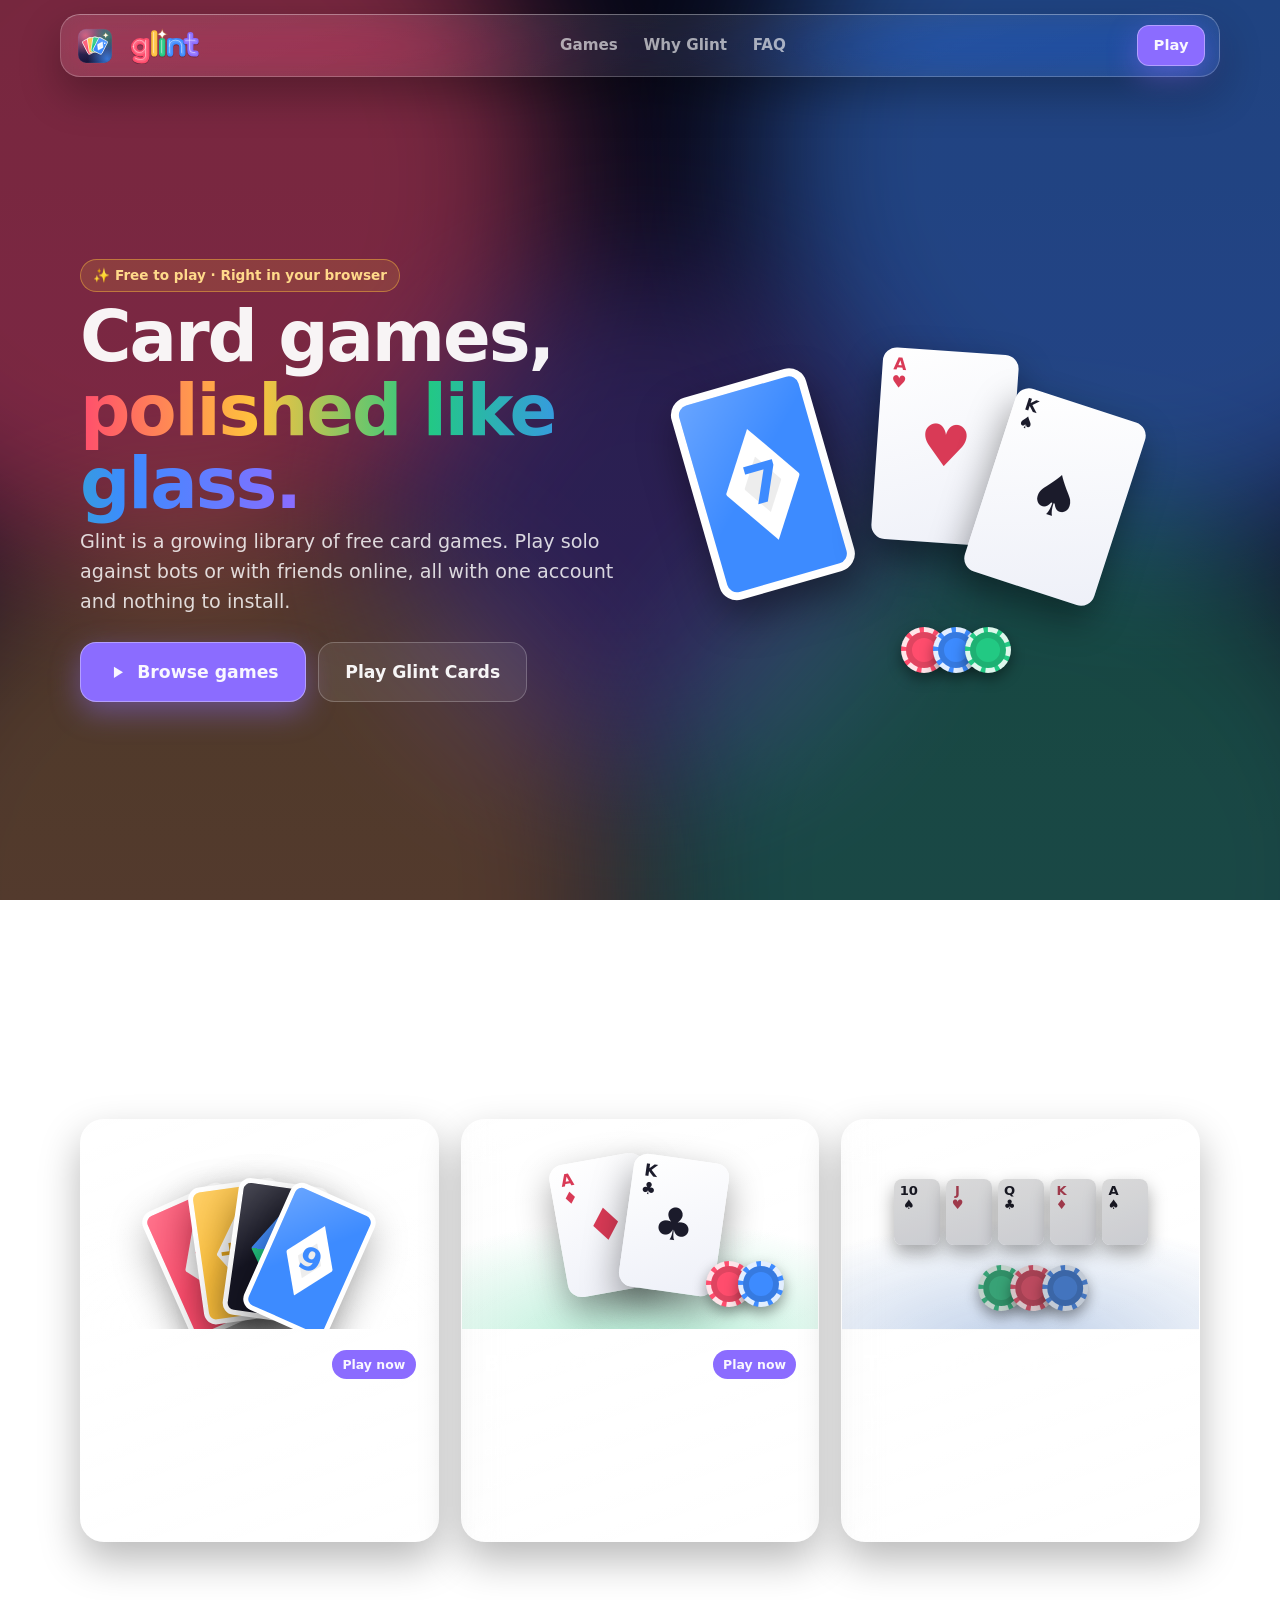
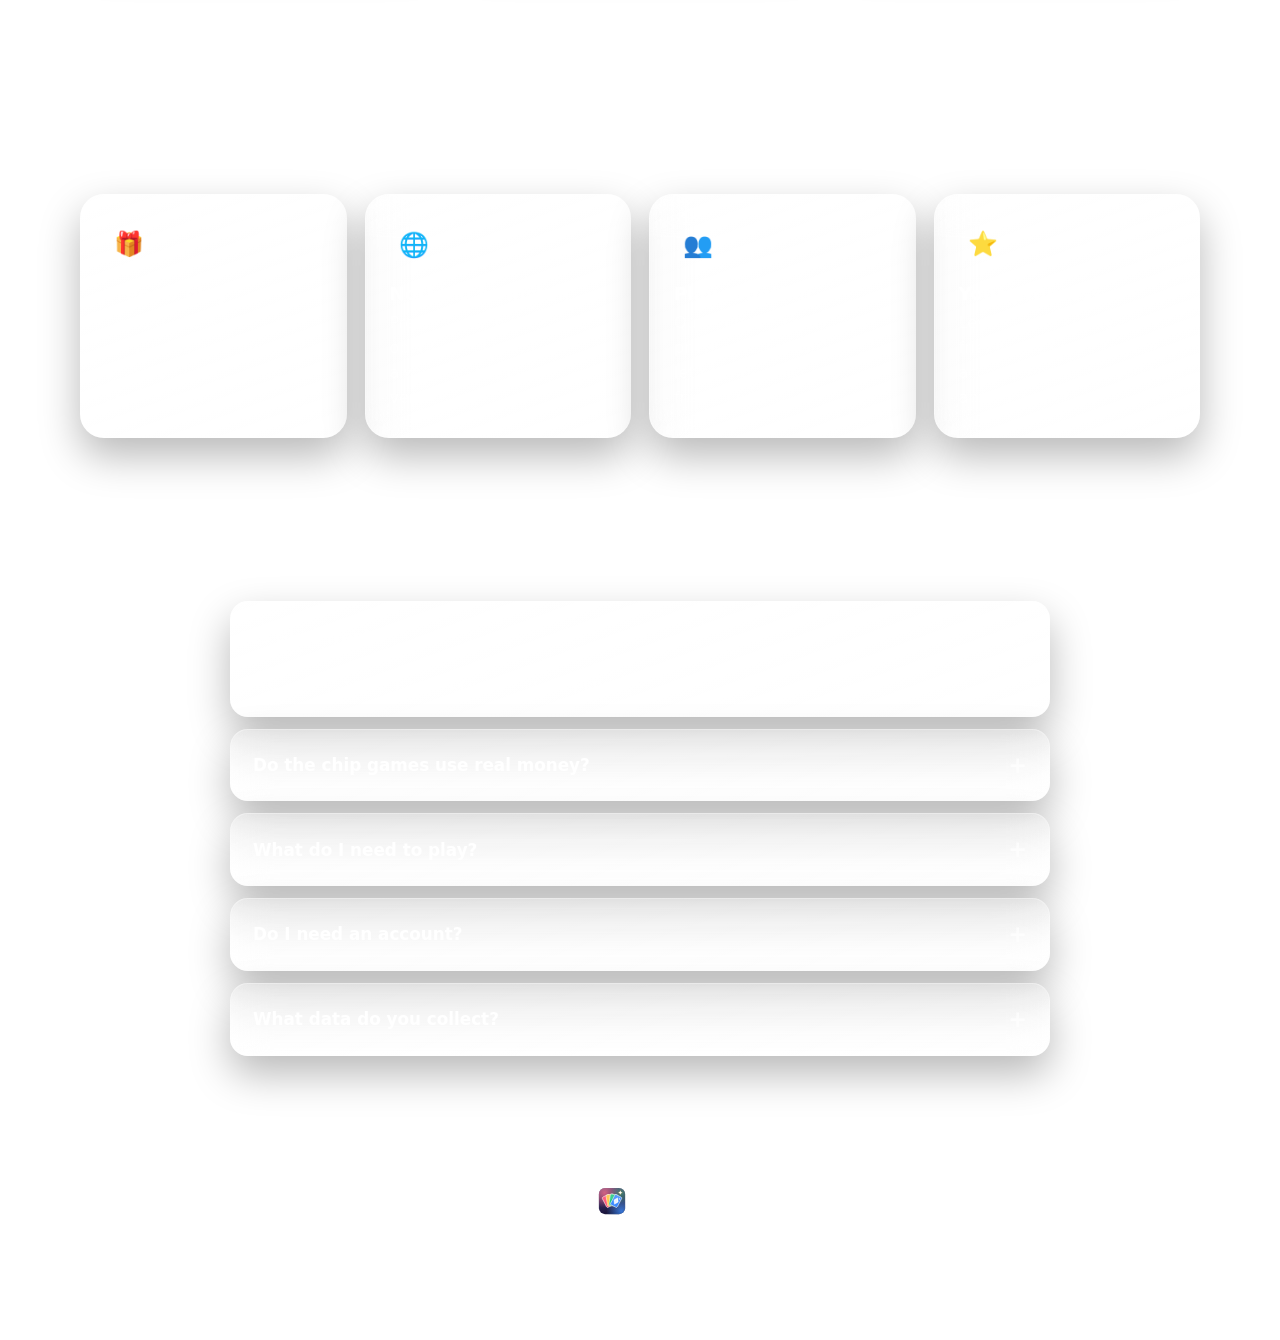
<file: website/index.html>
<!doctype html>
<html lang="en">
<head>
  <meta charset="utf-8">
  <meta name="viewport" content="width=device-width, initial-scale=1">
  <title>Glint, card games in your browser</title>
  <meta name="description" content="Glint is a growing library of free card games you play right in your browser: Glint Cards and Blackjack today, with Texas Hold'em on the way. One account, your friends, every game.">
  <meta name="theme-color" content="#0b0d22">
  <link rel="icon" type="image/png" href="assets/favicon.png">
  <link rel="apple-touch-icon" href="assets/icon-256.png">
  <meta property="og:type" content="website">
  <meta property="og:title" content="Glint, card games in your browser">
  <meta property="og:description" content="Free card games, polished like glass. Play solo or with friends, right in your browser.">
  <meta property="og:image" content="https://glint.appwrite.network/assets/social-preview.png">
  <meta name="twitter:card" content="summary_large_image">
  <link rel="stylesheet" href="styles.css">
</head>
<body>
  <div class="aurora" aria-hidden="true"><span></span><span></span><span></span><span></span><span></span></div>

  <header class="nav glass" id="top">
    <a class="brand" href="#top" aria-label="Glint home">
      <img src="assets/emblem.svg" alt="" width="36" height="36">
      <img src="assets/wordmark.svg" alt="Glint" class="brand-word" width="88" height="36">
    </a>
    <nav aria-label="Main">
      <a href="#games">Games</a>
      <a href="#why">Why Glint</a>
      <a href="#faq">FAQ</a>
    </nav>
    <a class="btn btn-primary btn-sm" href="#games">Play</a>
  </header>

  <main>
    <!-- Hero -->
    <section class="hero">
      <div class="hero-copy">
        <span class="pill">✨ Free to play · Right in your browser</span>
        <h1 class="library-title">Card games,<br><span class="shine">polished like glass.</span></h1>
        <p class="lead">Glint is a growing library of free card games. Play solo against bots or with friends online, all with one account and nothing to install.</p>
        <div class="cta">
          <a class="btn btn-primary btn-lg" href="#games">
            <svg viewBox="0 0 24 24" aria-hidden="true"><path d="M8 5.5v13l10.5-6.5z" fill="currentColor"/></svg>
            Browse games
          </a>
          <a class="btn btn-ghost btn-lg" href="play/glint-cards/">Play Glint Cards</a>
        </div>
      </div>
      <div class="hero-art" aria-hidden="true">
        <div class="table-stack">
          <div class="card c-blue tilt-a"><i class="gem"></i><b>7</b></div>
          <div class="pcard red tilt-b"><span class="corner">A<br>♥</span><span class="pip">♥</span></div>
          <div class="pcard tilt-c"><span class="corner">K<br>♠</span><span class="pip">♠</span></div>
          <div class="chips"><i class="chip c1"></i><i class="chip c2"></i><i class="chip c3"></i></div>
        </div>
        <span class="sparkle s1"></span><span class="sparkle s2"></span><span class="sparkle s3"></span>
      </div>
    </section>

    <!-- Games -->
    <section id="games" class="section">
      <h2>The library</h2>
      <p class="section-lead">Every game is free, plays in your browser and shares your account and friends.</p>
      <div class="games">
        <a class="game-tile glass" href="games/glint-cards/">
          <div class="tile-art art-cards" aria-hidden="true">
            <div class="mini-fan">
              <div class="card c-red"><i class="gem"></i><b>7</b></div>
              <div class="card c-yellow"><i class="gem"></i><b>+2</b></div>
              <div class="card c-wild"><i class="gem gem-wild"></i></div>
              <div class="card c-blue"><i class="gem"></i><b>9</b></div>
            </div>
          </div>
          <div class="tile-body">
            <div class="tile-head"><h3>Glint Cards</h3><span class="tag tag-live">Play now</span></div>
            <p>Match colors and numbers, chain wilds and call GLINT! on your last card. Campaign, house rules, Quick Match and lobbies.</p>
            <p class="tile-meta">2–8 players · Solo &amp; online</p>
          </div>
        </a>
        <a class="game-tile glass" href="games/blackjack/">
          <div class="tile-art art-blackjack" aria-hidden="true">
            <div class="pcard red tilt-l"><span class="corner">A<br>♦</span><span class="pip">♦</span></div>
            <div class="pcard tilt-r"><span class="corner">K<br>♣</span><span class="pip">♣</span></div>
            <div class="chips"><i class="chip c1"></i><i class="chip c2"></i></div>
          </div>
          <div class="tile-body">
            <div class="tile-head"><h3>Blackjack</h3><span class="tag tag-live">Play now</span></div>
            <p>Beat the dealer to 21. Hit, stand, double down and split, with free chips and a daily bonus.</p>
            <p class="tile-meta">1–5 players · Solo &amp; online</p>
          </div>
        </a>
        <div class="game-tile glass soon">
          <div class="tile-art art-holdem" aria-hidden="true">
            <div class="board">
              <div class="pcard small"><span class="corner">10<br>♠</span></div>
              <div class="pcard small red"><span class="corner">J<br>♥</span></div>
              <div class="pcard small"><span class="corner">Q<br>♣</span></div>
              <div class="pcard small red"><span class="corner">K<br>♦</span></div>
              <div class="pcard small"><span class="corner">A<br>♠</span></div>
            </div>
            <div class="chips"><i class="chip c3"></i><i class="chip c1"></i><i class="chip c2"></i></div>
          </div>
          <div class="tile-body">
            <div class="tile-head"><h3>Texas Hold'em</h3><span class="tag">Coming soon</span></div>
            <p>Two hole cards, five on the board, and the best hand wins the pot. Play bots or friends at your own table.</p>
            <p class="tile-meta">2–8 players · Solo &amp; online</p>
          </div>
        </div>
      </div>
    </section>

    <!-- Why -->
    <section id="why" class="section">
      <h2>One account for every game</h2>
      <p class="section-lead">Sign up once and everything comes with you, from game to game and computer to computer.</p>
      <div class="grid grid-4">
        <article class="feature glass">
          <div class="ico">🎁</div>
          <h3>Free to play</h3>
          <p>Every game is free. Chip games use free play chips with a daily bonus. No real money, ever.</p>
        </article>
        <article class="feature glass">
          <div class="ico">🌐</div>
          <h3>Nothing to install</h3>
          <p>Press Play and the game opens in your browser, always on the latest version.</p>
        </article>
        <article class="feature glass">
          <div class="ico">👥</div>
          <h3>Play together</h3>
          <p>Quick Match, public or private lobbies with a 4-letter code, chat and friend invites.</p>
        </article>
        <article class="feature glass">
          <div class="ico">⭐</div>
          <h3>Your progress</h3>
          <p>Levels, unlocks, stats and friends are saved to your account and follow you to any computer.</p>
        </article>
      </div>
    </section>

    <!-- FAQ -->
    <section id="faq" class="section">
      <h2>FAQ</h2>
      <div class="faq">
        <details class="glass" open><summary>Is Glint free?</summary><p>Yes. Every game in the library is free to play.</p></details>
        <details class="glass"><summary>Do the chip games use real money?</summary><p>No. Blackjack and Texas Hold'em use free play chips that have no cash value and can't be bought or cashed out.</p></details>
        <details class="glass"><summary>What do I need to play?</summary><p>A computer with an up-to-date browser (Chrome, Edge, Firefox or Safari) and an internet connection. Phones and tablets aren't supported yet.</p></details>
        <details class="glass"><summary>Do I need an account?</summary><p>Not to play solo. A free account lets you play online, add friends and keep your progress on any computer.</p></details>
        <details class="glass"><summary>What data do you collect?</summary><p>For online play: your username, game stats and progress. If you send feedback from a game, that's stored too, along with the game log if you choose to attach it. Nothing is sold or shared.</p></details>
      </div>
    </section>
  </main>

  <footer class="footer">
    <div class="foot-brand"><img src="assets/emblem.svg" alt="" width="28" height="28"> <span>Glint</span></div>
    <p>© 2026 Andrew Mommers. Glint games are independent and not affiliated with or endorsed by any other card game brand.</p>
    <p><a href="#games">Games</a> · <a href="games/glint-cards/">Glint Cards</a> · <a href="games/blackjack/">Blackjack</a> · <a href="#faq">FAQ</a> · <a href="#top">Back to top ↑</a></p>
  </footer>
  <script src="main.js" defer></script>
</body>
</html>
</file>
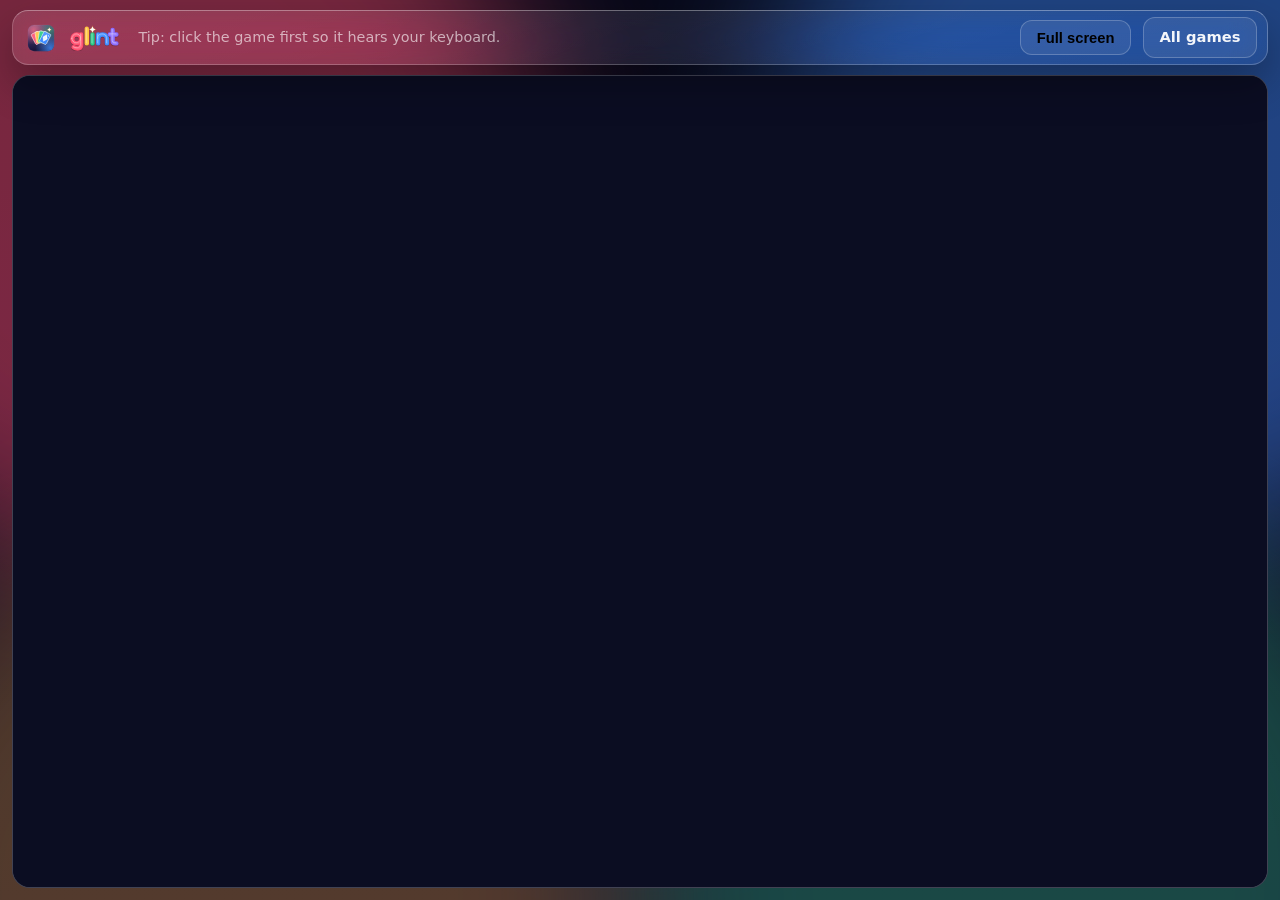
<file: website/download/index.html>
<!doctype html>
<html lang="en">
<head>
  <meta charset="utf-8">
  <meta name="viewport" content="width=device-width, initial-scale=1">
  <title>Play Glint Cards</title>
  <!-- Older links (and older game copies) land here. -->
  <meta http-equiv="refresh" content="0; url=../play/glint-cards/">
  <link rel="canonical" href="../play/glint-cards/">
  <script>location.replace("../play/glint-cards/" + location.hash);</script>
</head>
<body style="background:#0b0d22;color:#fff;font-family:system-ui,sans-serif">
  <p><a href="../play/glint-cards/" style="color:#b9a8ff">Play Glint Cards</a></p>
</body>
</html>
</file>
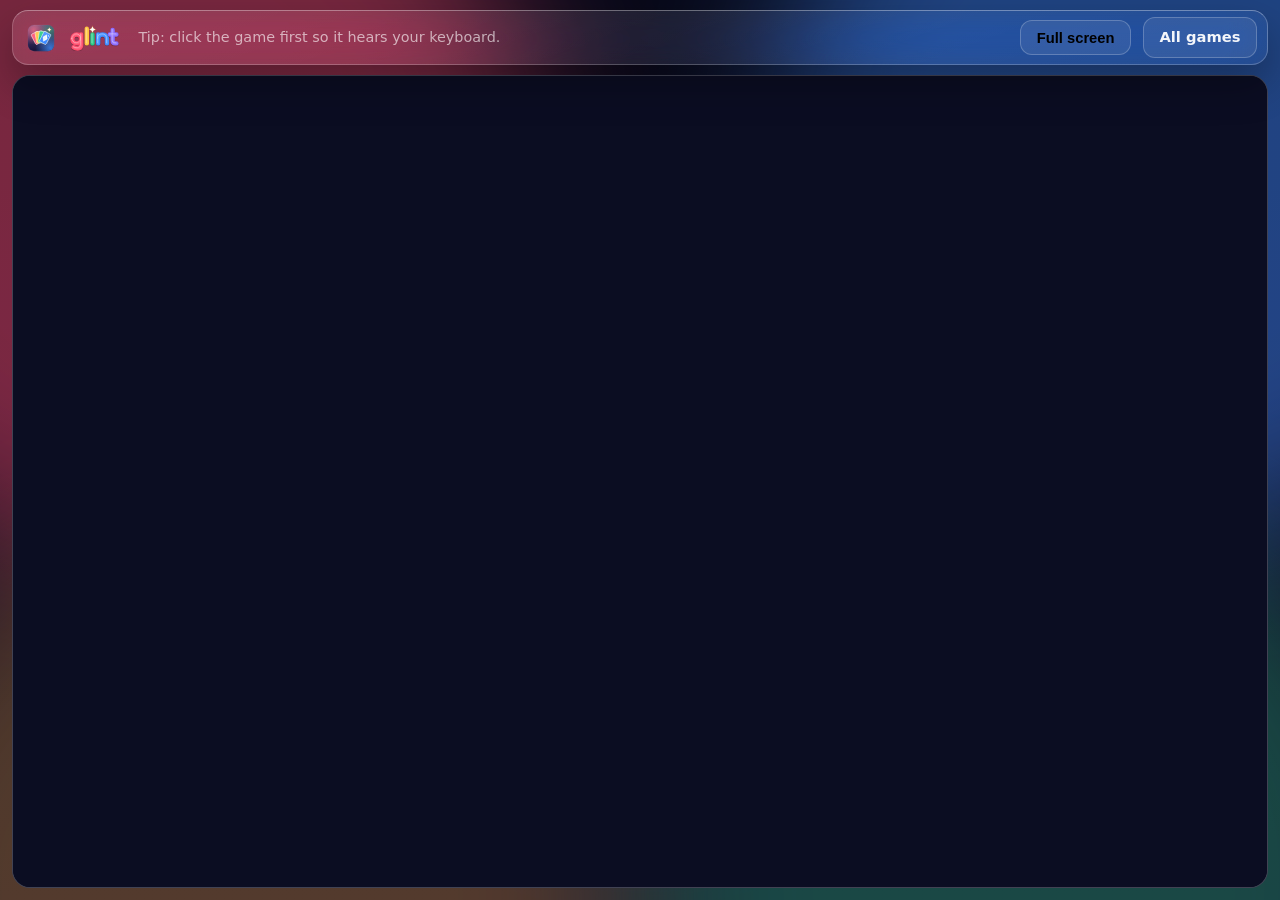
<file: website/play/index.html>
<!doctype html>
<html lang="en">
<head>
  <meta charset="utf-8">
  <meta name="viewport" content="width=device-width, initial-scale=1">
  <title>Play Glint Cards</title>
  <!-- Older links (and older game copies) land here. -->
  <meta http-equiv="refresh" content="0; url=glint-cards/">
  <link rel="canonical" href="glint-cards/">
  <script>location.replace("glint-cards/" + location.hash);</script>
</head>
<body style="background:#0b0d22;color:#fff;font-family:system-ui,sans-serif">
  <p><a href="glint-cards/" style="color:#b9a8ff">Play Glint Cards</a></p>
</body>
</html>
</file>
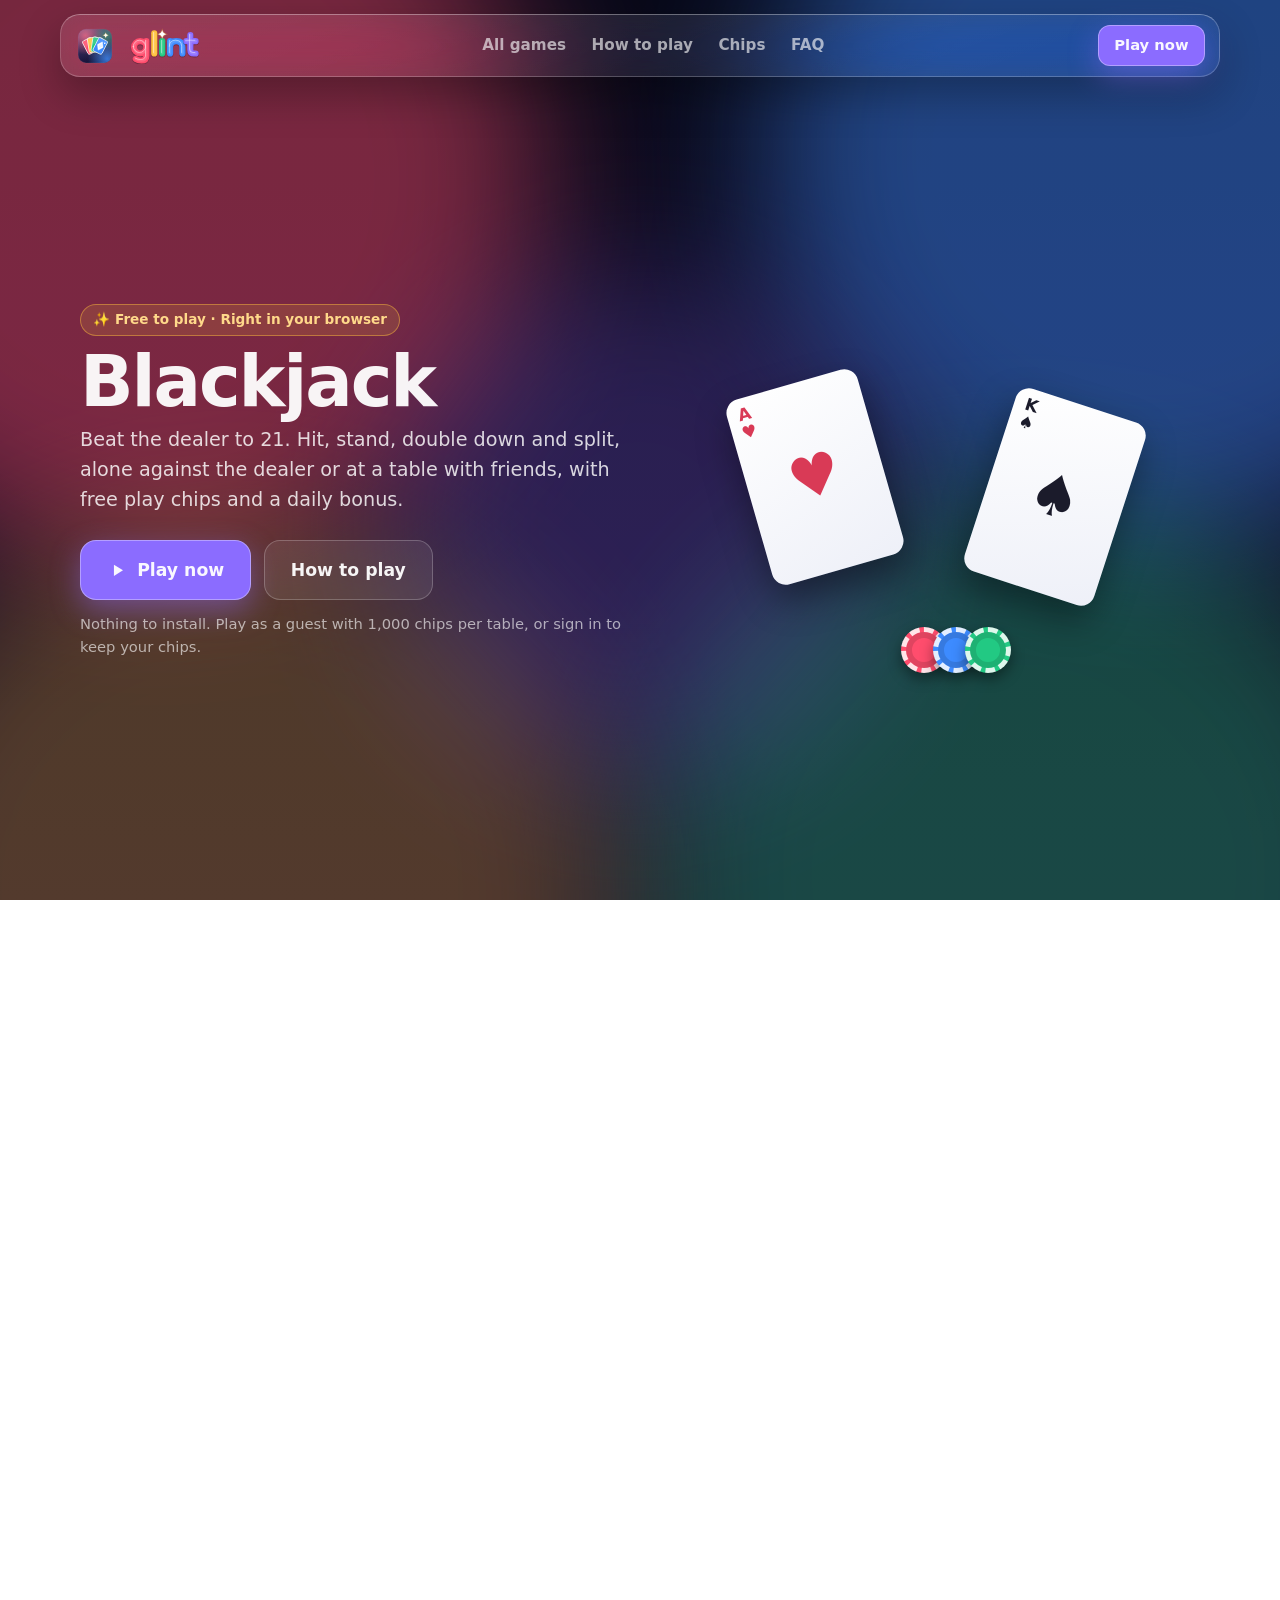
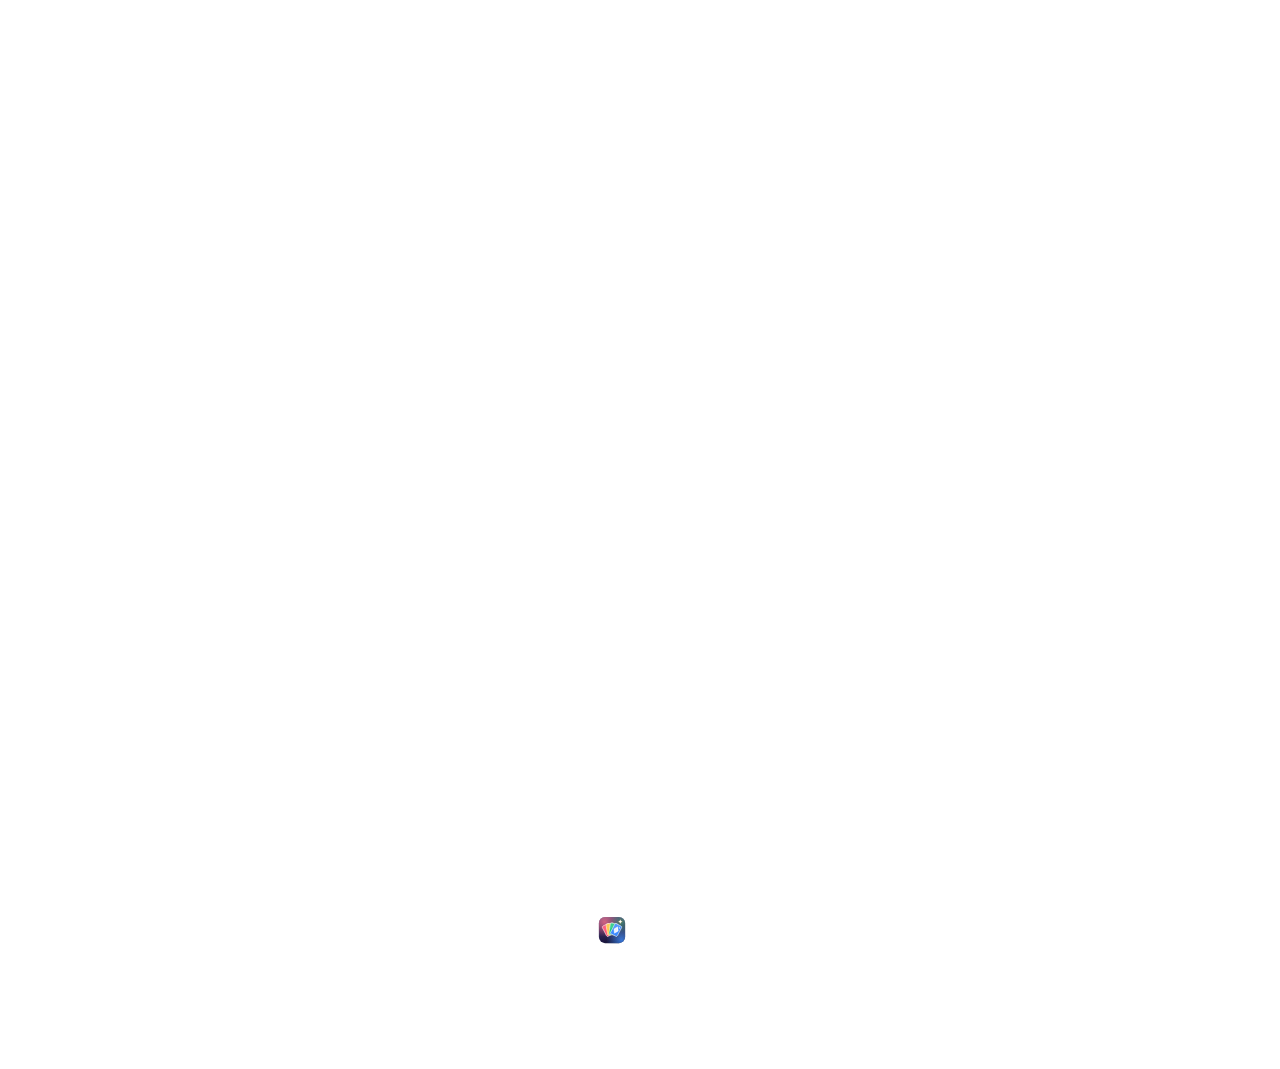
<file: website/games/blackjack/index.html>
<!doctype html>
<html lang="en">
<head>
  <meta charset="utf-8">
  <meta name="viewport" content="width=device-width, initial-scale=1">
  <title>Blackjack · Glint</title>
  <meta name="description" content="Play Blackjack free in your browser on Glint. Beat the dealer to 21, double down and split, alone or with friends, with free play chips and a daily bonus.">
  <meta name="theme-color" content="#0b0d22">
  <link rel="icon" type="image/png" href="../../assets/favicon.png">
  <meta property="og:type" content="website">
  <meta property="og:title" content="Blackjack · Glint">
  <meta property="og:description" content="Beat the dealer to 21, free in your browser. Play solo or with friends.">
  <meta property="og:image" content="https://glint.appwrite.network/assets/social-preview.png">
  <link rel="stylesheet" href="../../styles.css">
</head>
<body>
  <div class="aurora" aria-hidden="true"><span></span><span></span><span></span><span></span><span></span></div>

  <header class="nav glass" id="top">
    <a class="brand" href="../../" aria-label="Glint home">
      <img src="../../assets/emblem.svg" alt="" width="36" height="36">
      <img src="../../assets/wordmark.svg" alt="Glint" class="brand-word" width="88" height="36">
    </a>
    <nav aria-label="Main">
      <a href="../../#games">All games</a>
      <a href="#how">How to play</a>
      <a href="#chips">Chips</a>
      <a href="#faq">FAQ</a>
    </nav>
    <a class="btn btn-primary btn-sm" href="../../play/blackjack/">Play now</a>
  </header>

  <main>
    <section class="hero">
      <div class="hero-copy">
        <span class="pill">✨ Free to play · Right in your browser</span>
        <h1 class="library-title">Blackjack</h1>
        <p class="lead">Beat the dealer to 21. Hit, stand, double down and split, alone against the dealer or at a table with friends, with free play chips and a daily bonus.</p>
        <div class="cta">
          <a class="btn btn-primary btn-lg" href="../../play/blackjack/">
            <svg viewBox="0 0 24 24" aria-hidden="true"><path d="M8 5.5v13l10.5-6.5z" fill="currentColor"/></svg>
            Play now
          </a>
          <a class="btn btn-ghost btn-lg" href="#how">How to play</a>
        </div>
        <p class="small">Nothing to install. Play as a guest with 1,000 chips per table, or sign in to keep your chips.</p>
      </div>
      <div class="hero-art" aria-hidden="true">
        <div class="table-stack">
          <div class="pcard red tilt-a"><span class="corner">A<br>♥</span><span class="pip">♥</span></div>
          <div class="pcard tilt-c"><span class="corner">K<br>♠</span><span class="pip">♠</span></div>
          <div class="chips"><i class="chip c1"></i><i class="chip c2"></i><i class="chip c3"></i></div>
        </div>
        <span class="sparkle s1"></span><span class="sparkle s2"></span><span class="sparkle s3"></span>
      </div>
    </section>

    <section id="how" class="section">
      <h2>How to play</h2>
      <p class="section-lead">Get closer to 21 than the dealer without going over.</p>
      <ol class="steps">
        <li class="glass"><span class="num">1</span><div><h3>Bet</h3><p>Click chips to build your bet, then press <b>Bet</b>. The hand deals when everyone has bet.</p></div></li>
        <li class="glass"><span class="num">2</span><div><h3>Hit or stand</h3><p><b>Hit</b> (H) for another card, <b>Stand</b> (S) to keep your total. Over 21 is a bust.</p></div></li>
        <li class="glass"><span class="num">3</span><div><h3>Double or split</h3><p><b>Double</b> (D) your bet for one more card, or <b>Split</b> (P) a pair into two hands.</p></div></li>
        <li class="glass"><span class="num">4</span><div><h3>Beat the dealer</h3><p>The dealer draws to 17. A blackjack (ace + ten-card) pays 3 to 2, a win pays 1 to 1.</p></div></li>
      </ol>
    </section>

    <section id="chips" class="section">
      <h2>Free chips, every day</h2>
      <p class="section-lead">Blackjack on Glint uses play chips. They have no cash value and can never be bought or cashed out.</p>
      <div class="grid grid-4">
        <article class="feature glass"><div class="ico">🪙</div><h3>1,000 to start</h3><p>Every new account starts with 1,000 chips. Guests get 1,000 at each table.</p></article>
        <article class="feature glass"><div class="ico">🎁</div><h3>Daily bonus</h3><p>Sign in each day for +500 chips, added to your account automatically.</p></article>
        <article class="feature glass"><div class="ico">🛟</div><h3>Never stuck</h3><p>Run out? You'll get a fresh 500 after a short break.</p></article>
        <article class="feature glass"><div class="ico">👥</div><h3>Play together</h3><p>Up to 5 players per table. Quick Match, private tables with a code, and chat.</p></article>
      </div>
    </section>

    <section id="faq" class="section">
      <h2>FAQ</h2>
      <div class="faq">
        <details class="glass" open><summary>Is this real gambling?</summary><p>No. There's no real money involved at all: chips are free, have no value, and can't be bought, sold or cashed out.</p></details>
        <details class="glass"><summary>What are the table rules?</summary><p>Six-deck shoe, reshuffled when it runs low. Blackjack pays 3 to 2 and the dealer stands on all 17s and peeks for blackjack. You can double on any first two cards (also after splitting) and split up to four hands.</p></details>
        <details class="glass"><summary>Can I play with friends?</summary><p>Yes. Create a table and share its 4-letter code, invite friends from your friends list, or jump into a Quick Match. Everyone plays their own hands against the dealer.</p></details>
        <details class="glass"><summary>Do I need an account?</summary><p>No, guests get 1,000 chips at each table. A free account keeps your chips, adds the daily bonus and works across all Glint games.</p></details>
      </div>
    </section>
  </main>

  <footer class="footer">
    <div class="foot-brand"><img src="../../assets/emblem.svg" alt="" width="28" height="28"> <span>Glint</span></div>
    <p>© 2026 Andrew Mommers. Play chips only. No real-money gambling.</p>
    <p><a href="../../#games">All games</a> · <a href="../../play/blackjack/">Play Blackjack</a> · <a href="#top">Back to top ↑</a></p>
  </footer>
  <script src="../../main.js" defer></script>
</body>
</html>
</file>
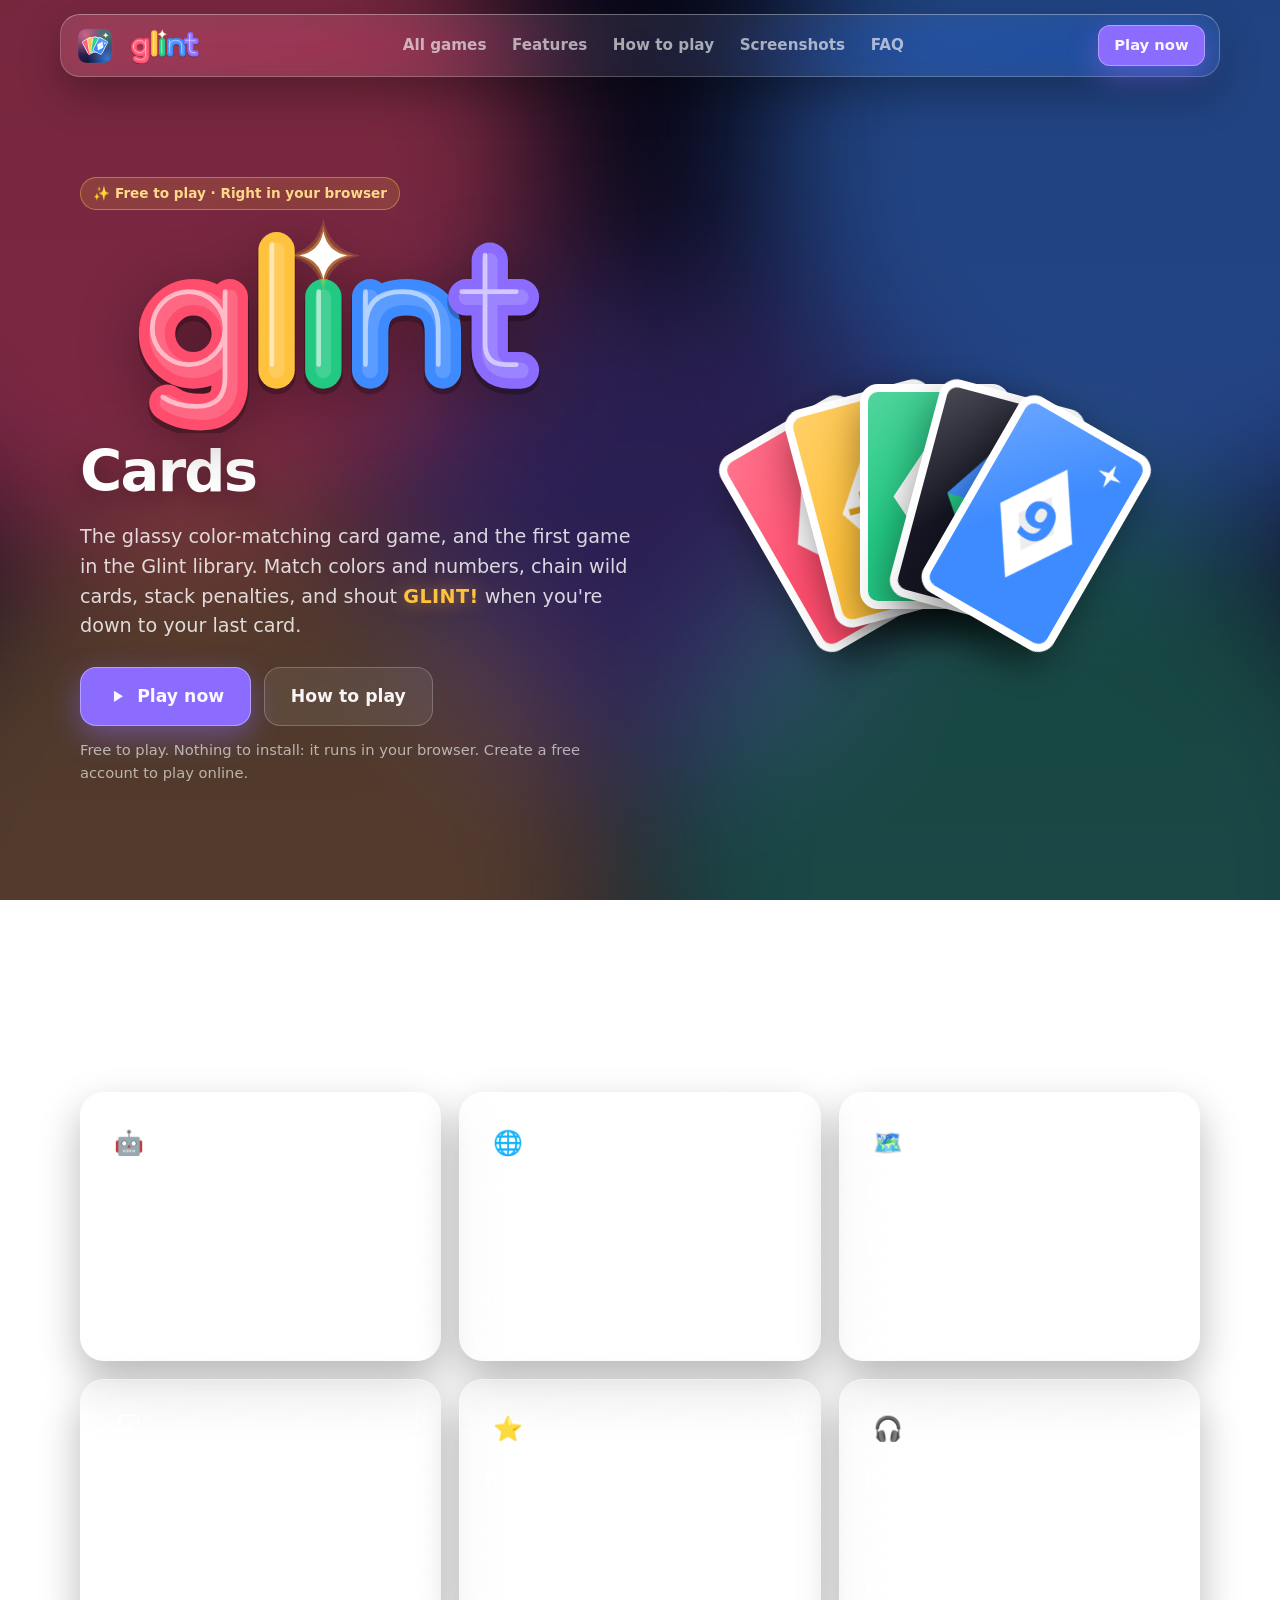
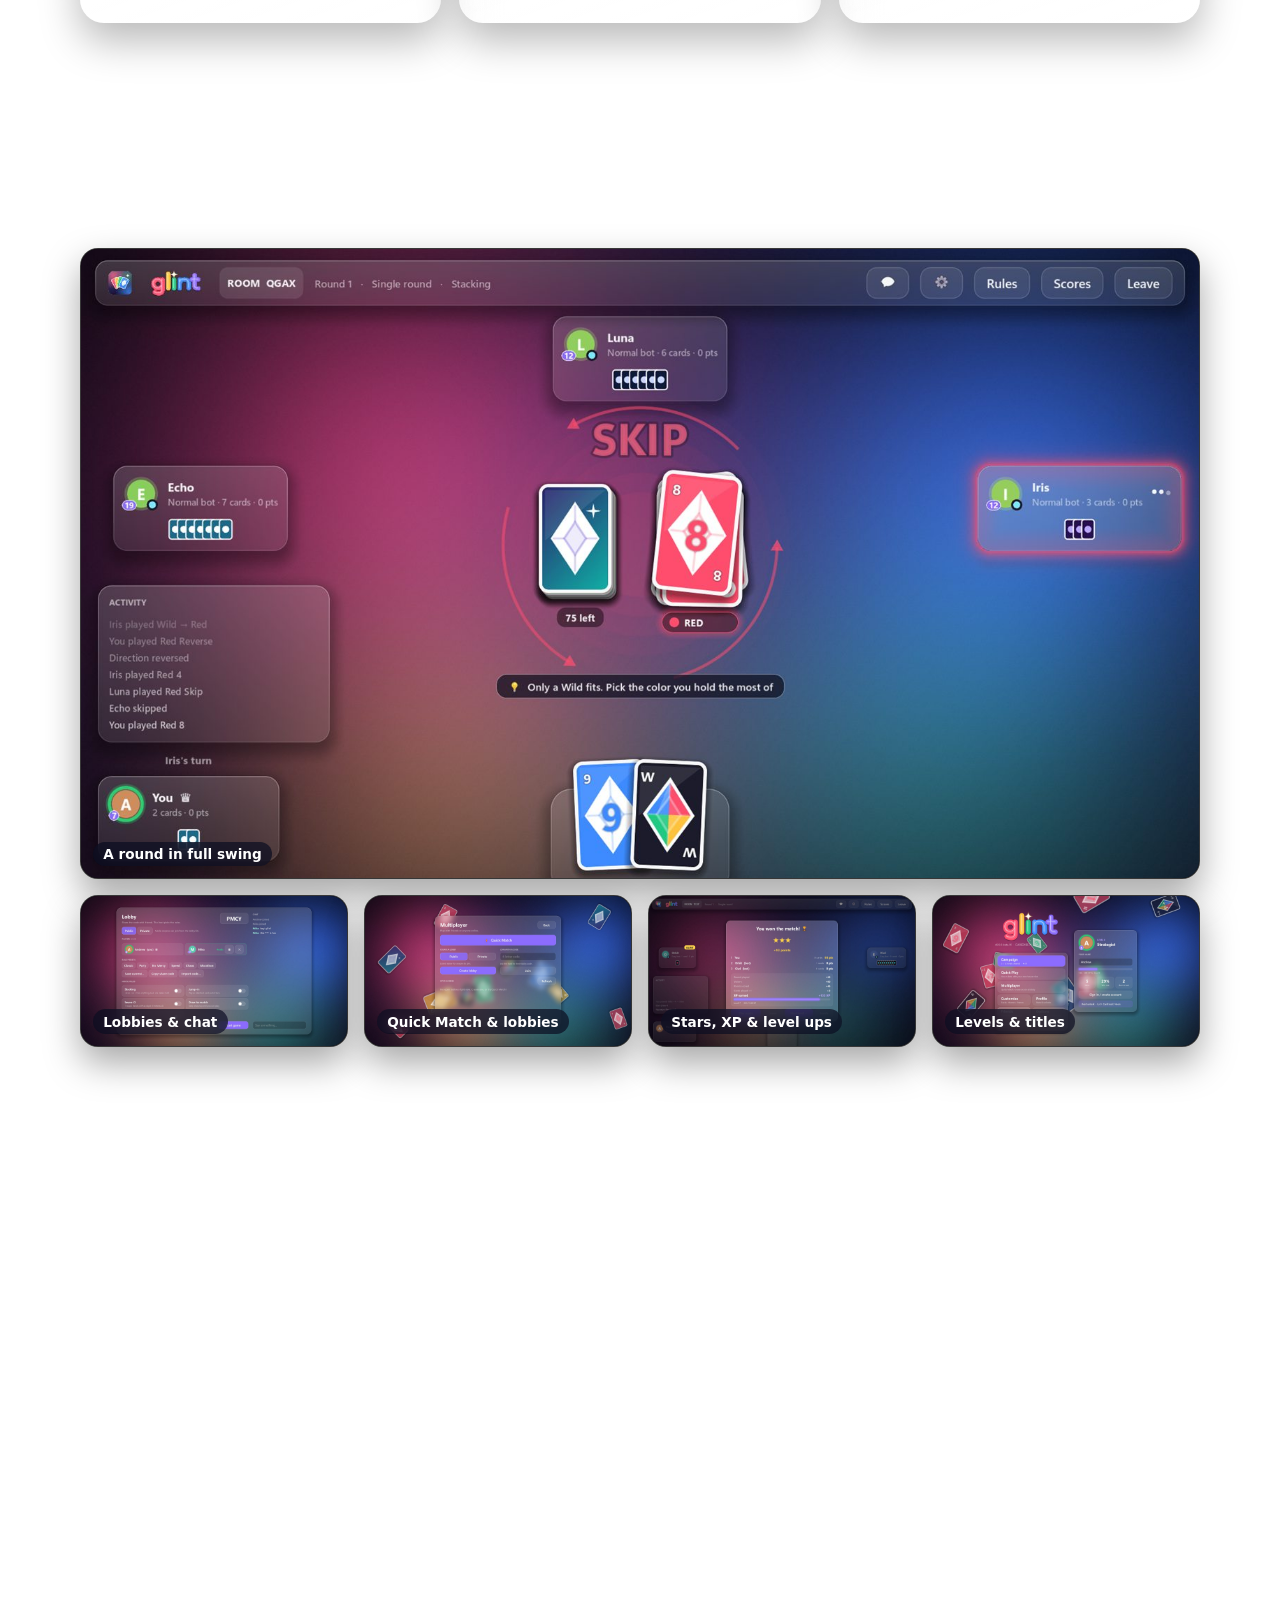
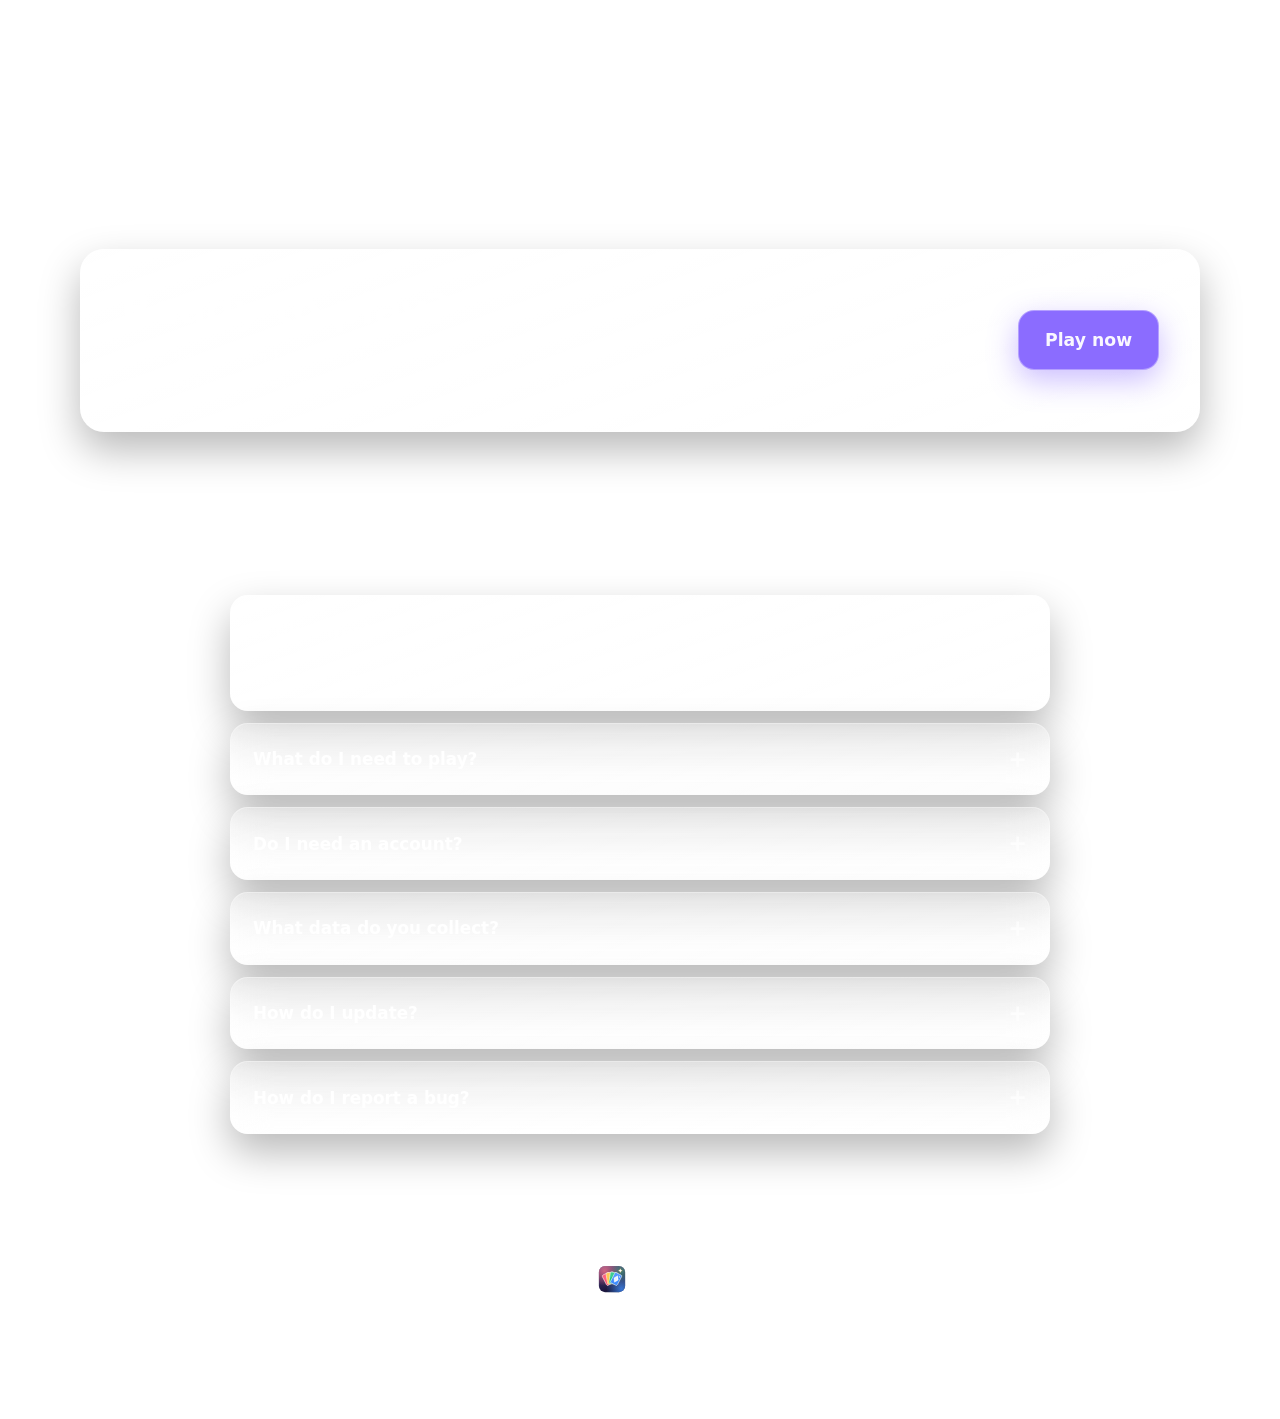
<file: website/games/glint-cards/index.html>
<!doctype html>
<html lang="en">
<head>
  <meta charset="utf-8">
  <meta name="viewport" content="width=device-width, initial-scale=1">
  <title>Glint Cards, the glassy color-matching card game</title>
  <meta name="description" content="Glint Cards is a fast, glassy color-matching card game. Play solo against bots, take on the 12-level campaign, or play online with Quick Match and public or private lobbies. Free to play in your browser.">
  <meta name="theme-color" content="#0b0d22">
  <link rel="icon" type="image/png" href="../../assets/favicon.png">
  <link rel="apple-touch-icon" href="../../assets/icon-256.png">
  <meta property="og:type" content="website">
  <meta property="og:title" content="Glint Cards, the glassy color-matching card game">
  <meta property="og:description" content="Match colors, chain wilds, and call GLINT! Solo, campaign, Quick Match and online lobbies. Free to play in your browser.">
  <meta property="og:image" content="https://glint.appwrite.network/assets/social-preview.png">
  <meta name="twitter:card" content="summary_large_image">
  <link rel="stylesheet" href="../../styles.css">
</head>
<body>
  <div class="aurora" aria-hidden="true"><span></span><span></span><span></span><span></span><span></span></div>

  <header class="nav glass" id="top">
    <a class="brand" href="../../" aria-label="Glint home">
      <img src="../../assets/emblem.svg" alt="" width="36" height="36">
      <img src="../../assets/wordmark.svg" alt="Glint" class="brand-word" width="88" height="36">
    </a>
    <nav aria-label="Main">
      <a href="../../#games">All games</a>
      <a href="#features">Features</a>
      <a href="#how">How to play</a>
      <a href="#screens">Screenshots</a>
      <a href="#faq">FAQ</a>
    </nav>
    <a class="btn btn-primary btn-sm" href="../../play/glint-cards/">Play now</a>
  </header>

  <main>
    <!-- Hero -->
    <section class="hero">
      <div class="hero-copy">
        <span class="pill">✨ Free to play · Right in your browser</span>
        <h1 class="game-title"><img src="../../assets/wordmark.svg" alt="Glint" class="hero-word" width="520" height="213"><span class="game-sub">Cards</span></h1>
        <p class="lead">The glassy color-matching card game, and the first game in the Glint library. Match colors and numbers, chain wild cards, stack penalties, and shout <strong class="glint-word">GLINT!</strong> when you're down to your last card.</p>
        <div class="cta">
          <a class="btn btn-primary btn-lg" href="../../play/glint-cards/">
            <svg viewBox="0 0 24 24" aria-hidden="true"><path d="M8 5.5v13l10.5-6.5z" fill="currentColor"/></svg>
            Play now
          </a>
          <a class="btn btn-ghost btn-lg" href="#how">How to play</a>
        </div>
        <p class="small">Free to play. Nothing to install: it runs in your browser. Create a free account to play online.</p>
      </div>
      <div class="hero-art" aria-hidden="true">
        <div class="fan">
          <div class="card c-red"><i class="gem"></i><b>7</b></div>
          <div class="card c-yellow"><i class="gem"></i><b>+2</b></div>
          <div class="card c-green"><i class="gem"></i><b>3</b></div>
          <div class="card c-wild"><i class="gem gem-wild"></i></div>
          <div class="card c-blue"><i class="gem"></i><b>9</b><span class="spark"></span></div>
        </div>
        <span class="sparkle s1"></span><span class="sparkle s2"></span><span class="sparkle s3"></span>
      </div>
    </section>

    <!-- Features -->
    <section id="features" class="section">
      <h2>Everything you want from a card night</h2>
      <p class="section-lead">Quick to learn, hard to put down, and polished like frosted glass.</p>
      <div class="grid">
        <article class="feature glass">
          <div class="ico">🤖</div>
          <h3>Solo vs bots</h3>
          <p>Up to seven opponents with easy, normal and hard AI. Hard bots stack, hold wilds and catch a missed GLINT call.</p>
        </article>
        <article class="feature glass">
          <div class="ico">🌐</div>
          <h3>Quick Match &amp; lobbies</h3>
          <p>Jump into a Quick Match, or create a public or private lobby and share its 4-letter code. Chat, invite friends, and if your connection drops, you rejoin right where you were.</p>
        </article>
        <article class="feature glass">
          <div class="ico">🗺️</div>
          <h3>12-level campaign</h3>
          <p>From "First Deal" to the "Grand Finale" against seven sharks. Earn up to three stars per level.</p>
        </article>
        <article class="feature glass">
          <div class="ico">🃏</div>
          <h3>House rules</h3>
          <p>Stacking, jump-in, Seven-O, draw-to-match and force play. Save presets and share them as codes.</p>
        </article>
        <article class="feature glass">
          <div class="ico">⭐</div>
          <h3>Progression</h3>
          <p>Earn XP, climb 50 levels and titles, and unlock card backs, table themes and avatar frames.</p>
        </article>
        <article class="feature glass">
          <div class="ico">🎧</div>
          <h3>Made to feel good</h3>
          <p>Glass UI, smooth animations, original music and sound. It runs in your browser and is always the latest version.</p>
        </article>
      </div>
    </section>

    <!-- Screenshots -->
    <section id="screens" class="section">
      <h2>See it in motion</h2>
      <p class="section-lead">Click any screenshot to enlarge it.</p>
      <div class="shots">
        <button class="shot shot-wide" data-full="../../assets/shots/table.jpg" aria-label="Enlarge: a game in progress">
          <img src="../../assets/shots/table.jpg" alt="A game in progress with four players, the gem cards and a SKIP banner" loading="lazy" width="1600" height="900">
          <span>A round in full swing</span>
        </button>
        <button class="shot" data-full="../../assets/shots/lobby.jpg" aria-label="Enlarge: lobby">
          <img src="../../assets/shots/lobby.jpg" alt="A lobby with players, house rules and chat" loading="lazy" width="1600" height="900">
          <span>Lobbies &amp; chat</span>
        </button>
        <button class="shot" data-full="../../assets/shots/multiplayer.jpg" aria-label="Enlarge: multiplayer">
          <img src="../../assets/shots/multiplayer.jpg" alt="The multiplayer screen with Quick Match, create a lobby and join with a code" loading="lazy" width="1600" height="900">
          <span>Quick Match &amp; lobbies</span>
        </button>
        <button class="shot" data-full="../../assets/shots/results.jpg" aria-label="Enlarge: end of round">
          <img src="../../assets/shots/results.jpg" alt="End of round screen with stars, XP and a level up" loading="lazy" width="1600" height="900">
          <span>Stars, XP &amp; level ups</span>
        </button>
        <button class="shot" data-full="../../assets/shots/menu.jpg" aria-label="Enlarge: main menu">
          <img src="../../assets/shots/menu.jpg" alt="The main menu with your level, title and stats" loading="lazy" width="1600" height="900">
          <span>Levels &amp; titles</span>
        </button>
      </div>
    </section>

    <!-- How to play -->
    <section id="how" class="section">
      <h2>How to play</h2>
      <p class="section-lead">If you've ever played a shedding card game, you already know most of it.</p>
      <ol class="steps">
        <li class="glass"><span class="num">1</span><div><h3>Match the pile</h3><p>Play a card that matches the top card by <b>color</b>, <b>number</b> or <b>symbol</b>, or play a wild.</p></div></li>
        <li class="glass"><span class="num">2</span><div><h3>Can't play? Draw</h3><p>Draw a card. If it fits, you can play it straight away.</p></div></li>
        <li class="glass"><span class="num">3</span><div><h3>Call <span class="glint-word">GLINT!</span></h3><p>About to play your second-to-last card? Press <kbd>G</kbd>. Forget, and anyone can catch you for +2.</p></div></li>
        <li class="glass"><span class="num">4</span><div><h3>Empty your hand</h3><p>First to play their last card wins the round and scores the cards left in everyone else's hands.</p></div></li>
      </ol>

      <div class="cards-legend">
        <div class="legend"><div class="card mini c-red"><i class="gem"></i><b>5</b></div><p><b>Number</b><br>Match color or number</p></div>
        <div class="legend"><div class="card mini c-blue"><i class="gem"></i><b class="sym">⊘</b></div><p><b>Skip</b><br>Next player misses a turn</p></div>
        <div class="legend"><div class="card mini c-green"><i class="gem"></i><b class="sym">⇄</b></div><p><b>Reverse</b><br>Flip the direction</p></div>
        <div class="legend"><div class="card mini c-yellow"><i class="gem"></i><b>+2</b></div><p><b>Draw Two</b><br>Next player draws 2</p></div>
        <div class="legend"><div class="card mini c-wild"><i class="gem gem-wild"></i></div><p><b>Wild</b><br>Pick the next color</p></div>
        <div class="legend"><div class="card mini c-wild"><i class="gem gem-wild"></i><b class="w4">+4</b></div><p><b>Wild +4</b><br>Pick a color, next draws 4</p></div>
      </div>
    </section>

    <!-- Call to action -->
    <section class="section">
      <div class="cta-box glass">
        <div>
          <h2>Ready to play?</h2>
          <p>Press Play and Glint opens right here in your browser. Play solo or the whole campaign right away, or create a free account to play online with friends.</p>
        </div>
        <a class="btn btn-primary btn-lg" href="../../play/glint-cards/">Play now</a>
      </div>
    </section>

    <!-- FAQ -->
    <section id="faq" class="section">
      <h2>FAQ</h2>
      <div class="faq">
        <details class="glass" open><summary>Is Glint free?</summary><p>Yes. Glint is free to play.</p></details>
        <details class="glass"><summary>What do I need to play?</summary><p>A computer with an up-to-date browser (Chrome, Edge, Firefox or Safari) and an internet connection. There's nothing to download or install. Phones and tablets aren't supported yet.</p></details>
        <details class="glass"><summary>Do I need an account?</summary><p>Not for solo games or the campaign. A free account lets you play online, add friends and keep your progress on any computer.</p></details>
        <details class="glass"><summary>What data do you collect?</summary><p>For online play: your username, game stats and progress. If you send feedback from the game, that's stored too, along with the game log if you choose to attach it. Nothing is sold or shared.</p></details>
        <details class="glass"><summary>How do I update?</summary><p>You don't. Every time you press Play you get the latest version.</p></details>
        <details class="glass"><summary>How do I report a bug?</summary><p>Use <b>Feedback</b> in the main menu. Your game version and log are attached automatically, which helps a lot.</p></details>
      </div>
    </section>
  </main>

  <footer class="footer">
    <div class="foot-brand"><img src="../../assets/emblem.svg" alt="" width="28" height="28"> <span>Glint</span></div>
    <p>© 2026 Andrew Mommers. Glint Cards is an independent game and is not affiliated with or endorsed by any other card game brand.</p>
    <p><a href="../../play/glint-cards/">Play</a> · <a href="#faq">FAQ</a> · <a href="#top">Back to top ↑</a></p>
  </footer>

  <div class="lightbox" id="lightbox" hidden>
    <button class="lb-close" aria-label="Close">✕</button>
    <img alt="">
  </div>
  <script src="../../main.js" defer></script>
</body>
</html>
</file>
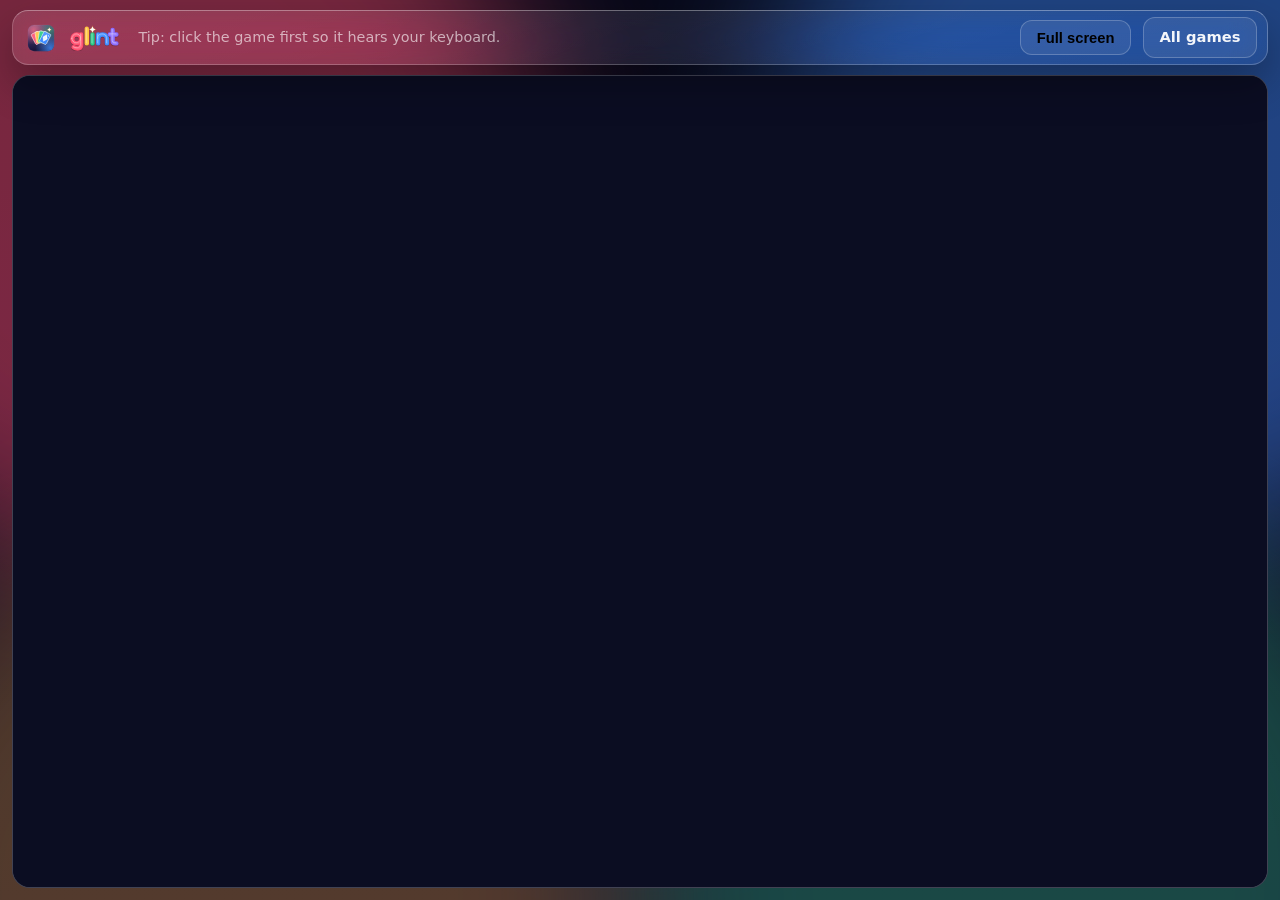
<file: website/play/blackjack/index.html>
<!doctype html>
<html lang="en">
<head>
  <meta charset="utf-8">
  <meta name="viewport" content="width=device-width, initial-scale=1">
  <title>Play Blackjack · Glint</title>
  <meta name="description" content="Play Blackjack free in your browser on Glint: beat the dealer to 21 with free play chips.">
  <meta name="theme-color" content="#0b0d22">
  <link rel="icon" type="image/png" href="../../assets/favicon.png">
  <link rel="stylesheet" href="../../styles.css">
  <style>
    html, body { height: 100%; }
    body.play { display: flex; flex-direction: column; overflow: hidden; }
    .play-bar { position: relative; z-index: 2; margin: 10px 12px 0; padding: 6px 10px 6px 14px; display: flex; align-items: center; gap: 12px; border-radius: 16px; }
    .play-bar .brand img.brand-word { height: 26px; width: auto; }
    .play-bar .brand img:first-child { width: 28px; height: 28px; }
    .play-bar .spacer { flex: 1; }
    .play-status { color: var(--muted); font-size: 0.9rem; }
    /* Full width under the bar (the site-wide main max-width does not apply here). */
    .play-stage { position: relative; flex: 1; max-width: none; padding: 0; margin: 10px 12px 12px; border-radius: 18px; overflow: hidden; background: #0b0d22; border: 1px solid var(--rim); }
    .play-stage iframe { position: absolute; inset: 0; width: 100%; height: 100%; border: 0; display: block; background: #0b0d22; }
    .play-note { position: absolute; inset: 0; display: grid; place-items: center; padding: 20px; z-index: 1; }
    .play-note[hidden] { display: none; }
    .play-note .glass { max-width: 460px; padding: 28px; text-align: center; }
    .play-note h2 { margin: 0 0 0.4em; }
    .play-note p { color: var(--muted); margin: 0 0 1.2em; }
    @media (max-width: 640px) { .play-bar .brand-word, .play-status { display: none; } }
  </style>
</head>
<body class="play">
  <div class="aurora" aria-hidden="true"><span></span><span></span><span></span><span></span><span></span></div>

  <header class="play-bar glass">
    <a class="brand" href="../../" aria-label="Glint home">
      <img src="../../assets/emblem.svg" alt="" width="28" height="28">
      <img src="../../assets/wordmark.svg" alt="Glint" class="brand-word" width="64" height="26">
    </a>
    <span class="play-status" id="status">Loading the game…</span>
    <span class="spacer"></span>
    <button class="btn btn-ghost btn-sm" id="fullscreen" type="button">Full screen</button>
    <a class="btn btn-ghost btn-sm" href="../../#games">All games</a>
  </header>

  <main class="play-stage" id="stage">
    <div class="play-note" id="small-screen" hidden>
      <div class="glass">
        <h2>Best on a computer</h2>
        <p>Glint is made for a mouse and a bigger screen. Phone and tablet support is coming later.</p>
        <button class="btn btn-primary" id="play-anyway" type="button">Play anyway</button>
      </div>
    </div>
  </main>

  <script>
  (() => {
    // The game is served from the Glint server; this page is the only way in.
    const GAME_URL = "https://149-28-186-229.sslip.io/?game=blackjack";
    const stage = document.getElementById("stage");
    const status = document.getElementById("status");
    let frame = null;

    function load() {
      document.getElementById("small-screen").hidden = true;
      frame = document.createElement("iframe");
      frame.src = GAME_URL;
      frame.title = "Blackjack";
      frame.allow = "autoplay; fullscreen; gamepad; clipboard-write";
      frame.addEventListener("load", () => {
        status.textContent = "Tip: click the game first so it hears your keyboard.";
        frame.focus();
      });
      stage.appendChild(frame);
      stage.addEventListener("pointerdown", () => frame.focus());
    }

    document.getElementById("fullscreen").addEventListener("click", () => {
      const el = frame || stage;
      (el.requestFullscreen || el.webkitRequestFullscreen || (() => {})).call(el);
    });

    const small = Math.min(window.innerWidth, window.innerHeight) < 500 || matchMedia("(pointer: coarse)").matches;
    if (small) {
      document.getElementById("small-screen").hidden = false;
      status.textContent = "";
      document.getElementById("play-anyway").addEventListener("click", load);
    } else {
      load();
    }
  })();
  </script>
</body>
</html>
</file>
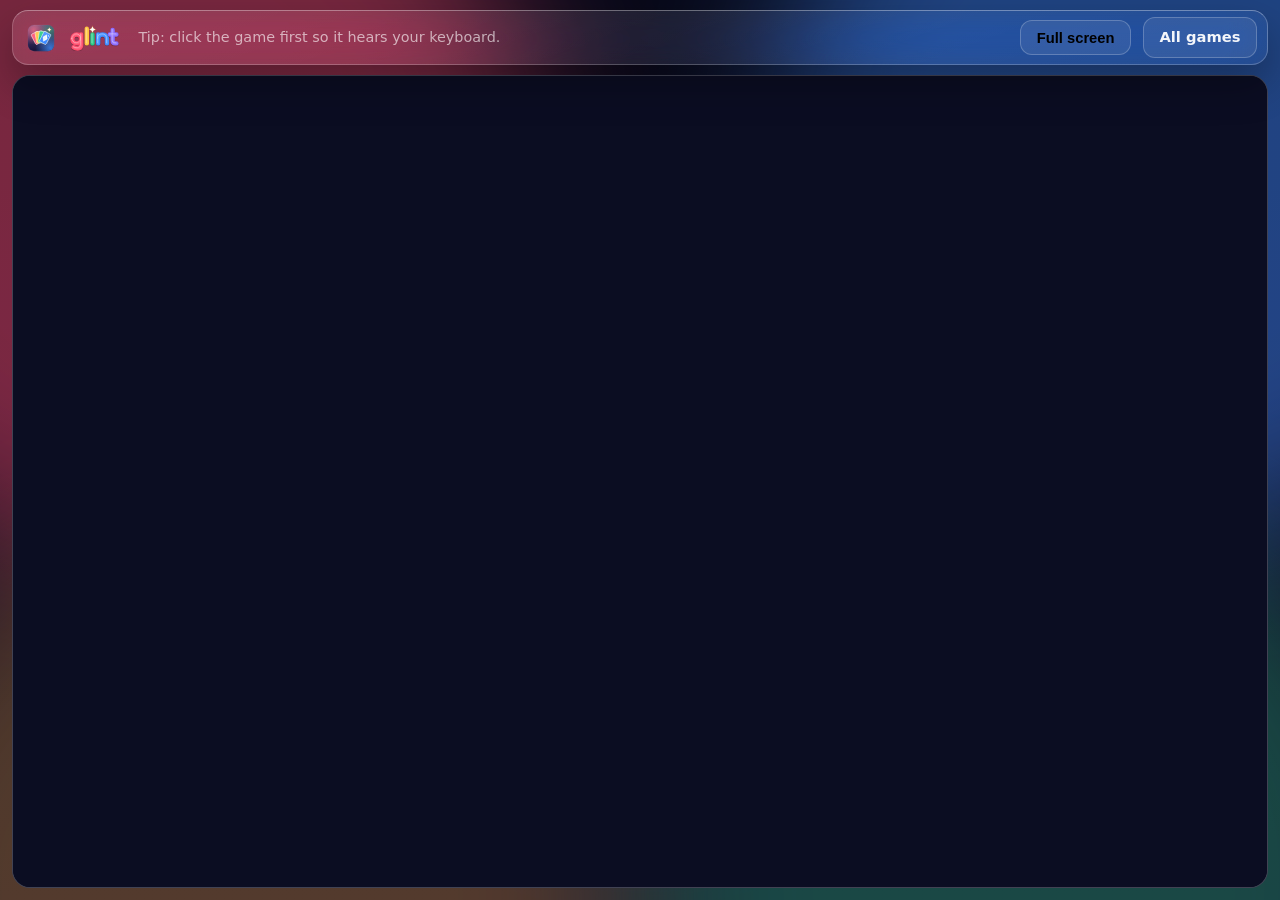
<file: website/play/glint-cards/index.html>
<!doctype html>
<html lang="en">
<head>
  <meta charset="utf-8">
  <meta name="viewport" content="width=device-width, initial-scale=1">
  <title>Play Glint Cards</title>
  <meta name="description" content="Play Glint Cards, the glassy color-matching card game, right in your browser.">
  <meta name="theme-color" content="#0b0d22">
  <link rel="icon" type="image/png" href="../../assets/favicon.png">
  <link rel="stylesheet" href="../../styles.css">
  <style>
    html, body { height: 100%; }
    body.play { display: flex; flex-direction: column; overflow: hidden; }
    .play-bar { position: relative; z-index: 2; margin: 10px 12px 0; padding: 6px 10px 6px 14px; display: flex; align-items: center; gap: 12px; border-radius: 16px; }
    .play-bar .brand img.brand-word { height: 26px; width: auto; }
    .play-bar .brand img:first-child { width: 28px; height: 28px; }
    .play-bar .spacer { flex: 1; }
    .play-status { color: var(--muted); font-size: 0.9rem; }
    /* Full width under the bar (the site-wide main max-width does not apply here). */
    .play-stage { position: relative; flex: 1; max-width: none; padding: 0; margin: 10px 12px 12px; border-radius: 18px; overflow: hidden; background: #0b0d22; border: 1px solid var(--rim); }
    .play-stage iframe { position: absolute; inset: 0; width: 100%; height: 100%; border: 0; display: block; background: #0b0d22; }
    .play-note { position: absolute; inset: 0; display: grid; place-items: center; padding: 20px; z-index: 1; }
    .play-note[hidden] { display: none; }
    .play-note .glass { max-width: 460px; padding: 28px; text-align: center; }
    .play-note h2 { margin: 0 0 0.4em; }
    .play-note p { color: var(--muted); margin: 0 0 1.2em; }
    @media (max-width: 640px) { .play-bar .brand-word, .play-status { display: none; } }
  </style>
</head>
<body class="play">
  <div class="aurora" aria-hidden="true"><span></span><span></span><span></span><span></span><span></span></div>

  <header class="play-bar glass">
    <a class="brand" href="../../" aria-label="Glint home">
      <img src="../../assets/emblem.svg" alt="" width="28" height="28">
      <img src="../../assets/wordmark.svg" alt="Glint" class="brand-word" width="64" height="26">
    </a>
    <span class="play-status" id="status">Loading the game…</span>
    <span class="spacer"></span>
    <button class="btn btn-ghost btn-sm" id="fullscreen" type="button">Full screen</button>
    <a class="btn btn-ghost btn-sm" href="../../#games">All games</a>
  </header>

  <main class="play-stage" id="stage">
    <div class="play-note" id="small-screen" hidden>
      <div class="glass">
        <h2>Best on a computer</h2>
        <p>Glint is made for a mouse and a bigger screen. Phone and tablet support is coming later.</p>
        <button class="btn btn-primary" id="play-anyway" type="button">Play anyway</button>
      </div>
    </div>
  </main>

  <script>
  (() => {
    // The game is served from the Glint server; this page is the only way in.
    const GAME_URL = "https://149-28-186-229.sslip.io/?game=glint-cards";
    const stage = document.getElementById("stage");
    const status = document.getElementById("status");
    let frame = null;

    function load() {
      document.getElementById("small-screen").hidden = true;
      frame = document.createElement("iframe");
      frame.src = GAME_URL;
      frame.title = "Glint Cards";
      frame.allow = "autoplay; fullscreen; gamepad; clipboard-write";
      frame.addEventListener("load", () => {
        status.textContent = "Tip: click the game first so it hears your keyboard.";
        frame.focus();
      });
      stage.appendChild(frame);
      stage.addEventListener("pointerdown", () => frame.focus());
    }

    document.getElementById("fullscreen").addEventListener("click", () => {
      const el = frame || stage;
      (el.requestFullscreen || el.webkitRequestFullscreen || (() => {})).call(el);
    });

    const small = Math.min(window.innerWidth, window.innerHeight) < 500 || matchMedia("(pointer: coarse)").matches;
    if (small) {
      document.getElementById("small-screen").hidden = false;
      status.textContent = "";
      document.getElementById("play-anyway").addEventListener("click", load);
    } else {
      load();
    }
  })();
  </script>
</body>
</html>
</file>
<file: website/styles.css>
/* Glint website: glass panels over a drifting aurora. Matches branding/BRAND.md. */
:root {
  --ruby: #ff4d6d;
  --amber: #ffc23d;
  --jade: #22c983;
  --azure: #3d8bff;
  --violet: #8b6cff;
  --midnight: #0b0d22;
  --indigo: #2a1b5e;
  --night: #161624;
  --text: rgba(255, 255, 255, 0.95);
  --muted: rgba(255, 255, 255, 0.62);
  --glass: rgba(255, 255, 255, 0.08);
  --rim: rgba(255, 255, 255, 0.22);
  --radius: 24px;
  --font: "Inter", "Segoe UI Variable Display", "Segoe UI", system-ui, -apple-system, "SF Pro Display", "Helvetica Neue", Roboto, Arial, sans-serif;
}

* { box-sizing: border-box; }
html { scroll-behavior: smooth; }
body {
  margin: 0;
  font-family: var(--font);
  color: var(--text);
  background: linear-gradient(180deg, #090a1a 0%, #170b29 100%) fixed;
  line-height: 1.55;
  -webkit-font-smoothing: antialiased;
  overflow-x: hidden;
}
img { max-width: 100%; display: block; }
a { color: inherit; }
h1, h2, h3 { line-height: 1.15; margin: 0 0 0.4em; }
h2 { font-size: clamp(1.8rem, 3.2vw, 2.6rem); font-weight: 800; letter-spacing: -0.02em; }
h3 { font-size: 1.15rem; font-weight: 750; }
p { margin: 0 0 0.8em; }
kbd {
  font: 700 0.85em var(--font);
  padding: 0.1em 0.5em;
  border-radius: 6px;
  background: rgba(255, 255, 255, 0.14);
  border: 1px solid var(--rim);
}

/* ---- aurora background ---- */
.aurora { position: fixed; inset: 0; z-index: -1; overflow: hidden; }
.aurora span {
  position: absolute;
  width: 60vmax; height: 60vmax;
  border-radius: 50%;
  filter: blur(70px);
  opacity: 0.45;
  animation: drift 26s ease-in-out infinite alternate;
}
.aurora span:nth-child(1) { background: var(--ruby);   left: -18vmax; top: -16vmax; }
.aurora span:nth-child(2) { background: var(--azure);  right: -20vmax; top: -18vmax; animation-delay: -6s; }
.aurora span:nth-child(3) { background: var(--jade);   right: -10vmax; bottom: -28vmax; opacity: 0.32; animation-delay: -12s; }
.aurora span:nth-child(4) { background: var(--amber);  left: -12vmax; bottom: -30vmax; opacity: 0.26; animation-delay: -18s; }
.aurora span:nth-child(5) { background: var(--violet); left: 30vw; top: 30vh; width: 40vmax; height: 40vmax; opacity: 0.22; animation-delay: -3s; }
@keyframes drift {
  from { transform: translate(0, 0) scale(1); }
  to   { transform: translate(6vmax, 4vmax) scale(1.12); }
}

/* ---- glass ---- */
.glass {
  background: linear-gradient(160deg, rgba(255, 255, 255, 0.12), rgba(255, 255, 255, 0.05));
  border: 1px solid var(--rim);
  border-top-color: rgba(255, 255, 255, 0.35);
  border-radius: var(--radius);
  backdrop-filter: blur(18px) saturate(140%);
  -webkit-backdrop-filter: blur(18px) saturate(140%);
  box-shadow: 0 18px 40px rgba(0, 0, 0, 0.28);
}

/* ---- buttons ---- */
.btn {
  display: inline-flex; align-items: center; gap: 0.55em;
  font-weight: 700; text-decoration: none;
  border-radius: 16px;
  padding: 0.75em 1.3em;
  transition: transform 0.15s ease, background 0.15s ease, box-shadow 0.15s ease;
}
.btn svg { width: 1.2em; height: 1.2em; }
.btn:hover { transform: translateY(-2px); }
.btn-primary {
  background: var(--violet);
  border: 1px solid rgba(255, 255, 255, 0.35);
  box-shadow: 0 10px 30px rgba(139, 108, 255, 0.45);
}
.btn-primary:hover { background: #9a7fff; box-shadow: 0 14px 36px rgba(139, 108, 255, 0.6); }
.btn-ghost { background: rgba(255, 255, 255, 0.08); border: 1px solid var(--rim); }
.btn-ghost:hover { background: rgba(255, 255, 255, 0.16); }
.btn-lg { font-size: 1.08rem; padding: 0.9em 1.5em; }
.btn-sm { font-size: 0.92rem; padding: 0.55em 1.05em; border-radius: 12px; }
.pill {
  display: inline-block; font-size: 0.85rem; font-weight: 700;
  padding: 0.35em 0.9em; border-radius: 999px;
  background: rgba(255, 194, 61, 0.14); border: 1px solid rgba(255, 194, 61, 0.45); color: #ffd98a;
}
.glint-word { color: var(--amber); font-weight: 900; letter-spacing: 0.02em; text-shadow: 0 0 18px rgba(255, 194, 61, 0.5); }

/* ---- nav ---- */
.nav {
  position: sticky; top: 14px; z-index: 10;
  max-width: 1160px; margin: 14px auto 0;
  display: flex; align-items: center; justify-content: space-between; gap: 1rem;
  padding: 10px 14px 10px 16px;
  border-radius: 20px;
}
.brand { display: flex; align-items: center; gap: 8px; text-decoration: none; }
.brand img { height: 36px; width: auto; }
.nav nav { display: flex; gap: 1.6rem; }
.nav nav a { text-decoration: none; color: var(--muted); font-weight: 600; font-size: 0.95rem; }
.nav nav a:hover { color: var(--text); }

/* ---- layout ---- */
main { max-width: 1160px; margin: 0 auto; padding: 0 20px; }
.section { padding: 90px 0 10px; scroll-margin-top: 70px; }
.section > h2, .section-lead { text-align: center; }
.section-lead { color: var(--muted); max-width: 640px; margin: 0 auto 2.2rem; font-size: 1.08rem; }

/* ---- hero ---- */
.hero {
  display: grid; grid-template-columns: 1.05fr 1fr; align-items: center; gap: 2rem;
  min-height: calc(100vh - 100px); padding: 40px 0 20px;
}
.hero h1 { margin: 0.6rem 0 0.4rem; }
.hero-word { width: min(520px, 100%); height: auto; filter: drop-shadow(0 10px 30px rgba(0, 0, 0, 0.35)); }
.lead { font-size: 1.2rem; color: rgba(255, 255, 255, 0.82); max-width: 560px; }
.cta { display: flex; flex-wrap: wrap; gap: 0.8rem; margin: 1.6rem 0 0.8rem; }
.small { color: var(--muted); font-size: 0.92rem; }

/* card fan illustration */
.hero-art { position: relative; height: 480px; }
.fan { position: absolute; left: 50%; top: 52%; width: 0; height: 0; }
.card {
  --w: 150px; --h: 225px;
  position: absolute; width: var(--w); height: var(--h);
  left: calc(var(--w) / -2); top: calc(var(--h) / -2);
  border-radius: 18px; border: 8px solid #fff;
  box-shadow: 0 18px 40px rgba(0, 0, 0, 0.4);
  display: grid; place-items: center; overflow: hidden;
  transform-origin: 50% 140%;
}
.card::after { /* gloss */
  content: ""; position: absolute; inset: 0;
  background: linear-gradient(135deg, rgba(255, 255, 255, 0.22) 0%, rgba(255, 255, 255, 0) 45%);
  pointer-events: none;
}
.c-red { background: var(--ruby); }
.c-yellow { background: var(--amber); }
.c-green { background: var(--jade); }
.c-blue { background: var(--azure); }
.c-wild { background: var(--night); }
.gem {
  position: absolute; width: 62%; aspect-ratio: 1 / 1.5;
  background: #fff;
  clip-path: polygon(50% 0, 100% 50%, 50% 100%, 0 50%);
}
.gem::before { /* inner facet */
  content: ""; position: absolute; inset: 25%;
  clip-path: polygon(50% 0, 100% 50%, 50% 100%, 0 50%);
  background: rgba(0, 0, 0, 0.07);
}
.gem-wild {
  background: conic-gradient(from 0deg, var(--ruby) 0 25%, var(--amber) 0 50%, var(--jade) 0 75%, var(--azure) 0 100%);
}
.card b {
  position: relative; z-index: 1;
  font-size: 3.4rem; font-weight: 900; letter-spacing: -0.03em;
}
.c-red b { color: var(--ruby); } .c-yellow b { color: #e0a21e; } .c-green b { color: var(--jade); } .c-blue b { color: var(--azure); }
.card b.sym { font-size: 3rem; }
.card b.w4 { color: #fff; text-shadow: 0 2px 6px rgba(0, 0, 0, 0.6); }
.spark, .sparkle {
  position: absolute; background: #fff;
  clip-path: polygon(50% 0, 60% 40%, 100% 50%, 60% 60%, 50% 100%, 40% 60%, 0 50%, 40% 40%);
}
.spark { width: 26px; height: 26px; right: 14px; top: 14px; }
.fan .card:nth-child(1) { transform: rotate(-30deg); animation: fanIn 0.9s 0.05s both cubic-bezier(.2,.8,.2,1); }
.fan .card:nth-child(2) { transform: rotate(-15deg); animation: fanIn 0.9s 0.12s both cubic-bezier(.2,.8,.2,1); }
.fan .card:nth-child(3) { transform: rotate(0deg);   animation: fanIn 0.9s 0.19s both cubic-bezier(.2,.8,.2,1); }
.fan .card:nth-child(4) { transform: rotate(15deg);  animation: fanIn 0.9s 0.26s both cubic-bezier(.2,.8,.2,1); }
.fan .card:nth-child(5) { transform: rotate(30deg);  animation: fanIn 0.9s 0.33s both cubic-bezier(.2,.8,.2,1); }
@keyframes fanIn { from { transform: rotate(0deg) translateY(60px); opacity: 0; } }
.fan { animation: bob 6s 1s ease-in-out infinite; }
@keyframes bob { 50% { transform: translateY(-12px) rotate(1.5deg); } }
.sparkle { width: 34px; height: 34px; opacity: 0; animation: twinkle 3.2s ease-in-out infinite; filter: drop-shadow(0 0 10px rgba(255, 194, 61, 0.9)); }
.s1 { left: 18%; top: 14%; }
.s2 { right: 12%; top: 26%; width: 24px; height: 24px; animation-delay: 1.1s; }
.s3 { right: 30%; bottom: 8%; width: 20px; height: 20px; animation-delay: 2.1s; }
@keyframes twinkle { 0%, 100% { opacity: 0; transform: scale(0.4) rotate(0); } 45% { opacity: 1; transform: scale(1) rotate(45deg); } }

/* ---- features ---- */
.grid { display: grid; grid-template-columns: repeat(3, 1fr); gap: 18px; }
.feature { padding: 26px 24px; transition: transform 0.2s ease, border-color 0.2s ease; }
.feature:hover { transform: translateY(-4px); border-color: rgba(255, 255, 255, 0.4); }
.feature p { color: var(--muted); margin: 0; }
.ico {
  width: 48px; height: 48px; border-radius: 14px; display: grid; place-items: center;
  font-size: 1.5rem; margin-bottom: 14px;
  background: rgba(255, 255, 255, 0.1); border: 1px solid var(--rim);
}

/* ---- screenshots ---- */
.shots { display: grid; grid-template-columns: repeat(4, 1fr); gap: 16px; }
.shot {
  position: relative; padding: 0; border: 1px solid var(--rim); border-radius: 18px; overflow: hidden;
  cursor: zoom-in; background: #000; box-shadow: 0 16px 36px rgba(0, 0, 0, 0.35);
  transition: transform 0.2s ease;
}
.shot:hover { transform: translateY(-4px) scale(1.01); }
.shot img { width: 100%; height: 100%; object-fit: cover; aspect-ratio: 16 / 9; }
.shot span {
  position: absolute; left: 12px; bottom: 12px;
  font: 700 0.85rem var(--font); color: #fff;
  padding: 0.3em 0.75em; border-radius: 999px;
  background: rgba(11, 13, 34, 0.7); backdrop-filter: blur(8px);
}
.shot-wide { grid-column: span 4; }
.shot-wide img { aspect-ratio: 16 / 9; }

/* ---- how to play ---- */
.steps { list-style: none; padding: 0; margin: 0 0 40px; display: grid; grid-template-columns: repeat(4, 1fr); gap: 16px; }
.steps li { display: flex; gap: 14px; padding: 22px; }
.steps p { color: var(--muted); margin: 0; }
.num {
  flex: none; width: 36px; height: 36px; border-radius: 50%;
  display: grid; place-items: center; font-weight: 900;
  background: var(--violet); box-shadow: 0 6px 18px rgba(139, 108, 255, 0.5);
}
.cards-legend { display: grid; grid-template-columns: repeat(6, 1fr); gap: 14px; }
.legend { text-align: center; }
.legend .card.mini { --w: 92px; --h: 138px; position: relative; left: auto; top: auto; margin: 0 auto 12px; border-width: 5px; border-radius: 12px; }
.legend .card.mini b { font-size: 2rem; }
.legend .card.mini b.sym { font-size: 1.8rem; }
.legend p { color: var(--muted); font-size: 0.9rem; margin: 0; }
.legend p b { color: var(--text); }

/* ---- call to action ---- */
.cta-box { display: flex; align-items: center; justify-content: space-between; gap: 2rem; padding: 36px 40px; }
.cta-box h2 { text-align: left; margin-bottom: 0.3em; }
.cta-box p { color: var(--muted); margin: 0; max-width: 640px; }

/* ---- faq ---- */
.faq { max-width: 820px; margin: 0 auto; display: grid; gap: 12px; }
.faq details { padding: 0 22px; border-radius: 18px; }
.faq summary {
  cursor: pointer; list-style: none; padding: 18px 0;
  font-weight: 700; font-size: 1.05rem;
  display: flex; justify-content: space-between; align-items: center;
}
.faq summary::-webkit-details-marker { display: none; }
.faq summary::after { content: "+"; font-size: 1.4rem; color: var(--muted); transition: transform 0.2s; }
.faq details[open] summary::after { transform: rotate(45deg); }
.faq details p { color: var(--muted); padding-bottom: 18px; margin: 0; }

/* ---- footer ---- */
.footer { max-width: 1160px; margin: 90px auto 0; padding: 30px 20px 50px; text-align: center; color: var(--muted); font-size: 0.9rem; border-top: 1px solid rgba(255, 255, 255, 0.1); }
.foot-brand { display: inline-flex; align-items: center; gap: 8px; font-weight: 800; color: var(--text); font-size: 1.1rem; margin-bottom: 8px; }
.footer a { color: var(--text); text-decoration: none; }
.footer a:hover { text-decoration: underline; }

/* ---- lightbox ---- */
.lightbox {
  position: fixed; inset: 0; z-index: 50;
  display: grid; place-items: center; padding: 4vmin;
  background: rgba(5, 6, 16, 0.82); backdrop-filter: blur(10px);
  cursor: zoom-out; animation: fade 0.2s ease;
}
.lightbox[hidden] { display: none; }
.lightbox img { max-height: 92vh; width: auto; border-radius: 16px; box-shadow: 0 30px 80px rgba(0, 0, 0, 0.6); }
.lb-close {
  position: absolute; top: 18px; right: 18px; width: 44px; height: 44px; border-radius: 50%;
  border: 1px solid var(--rim); background: rgba(255, 255, 255, 0.1); color: #fff; font-size: 1.1rem; cursor: pointer;
}
@keyframes fade { from { opacity: 0; } }

/* ---- reveal on scroll ---- */
.reveal { opacity: 0; transform: translateY(24px); transition: opacity 0.6s ease, transform 0.6s ease; }
.reveal.in { opacity: 1; transform: none; }

/* ---- responsive ---- */
@media (max-width: 980px) {
  .hero { grid-template-columns: 1fr; text-align: center; min-height: auto; padding-top: 30px; }
  .hero-copy { display: flex; flex-direction: column; align-items: center; }
  .lead { margin-inline: auto; }
  .cta { justify-content: center; }
  .hero-art { height: 360px; }
  .card { --w: 120px; --h: 180px; border-width: 6px; }
  .grid { grid-template-columns: repeat(2, 1fr); }
  .shots { grid-template-columns: repeat(2, 1fr); }
  .shot-wide { grid-column: span 2; }
  .steps { grid-template-columns: repeat(2, 1fr); }
  .cards-legend { grid-template-columns: repeat(3, 1fr); }
  .cta-box { flex-direction: column; text-align: center; }
  .cta-box h2 { text-align: center; }
}
@media (max-width: 640px) {
  .nav nav { display: none; }
  .grid, .steps { grid-template-columns: 1fr; }
  .shots { grid-template-columns: 1fr; }
  .shot-wide { grid-column: auto; }
  .hero-art { height: 300px; }
  .card { --w: 96px; --h: 144px; border-width: 5px; border-radius: 12px; }
  .card b { font-size: 2.2rem; }
  .section { padding-top: 64px; }
}
@media (prefers-reduced-motion: reduce) {
  *, *::before, *::after { animation: none !important; transition: none !important; }
  .reveal { opacity: 1; transform: none; }
  html { scroll-behavior: auto; }
}

/* ---- library ---- */
.library-title { font-size: clamp(2.6rem, 5.6vw, 4.4rem); line-height: 1.04; letter-spacing: -0.03em; margin: 0.8rem 0 0.6rem; }
.shine { background: linear-gradient(90deg, var(--ruby), var(--amber), var(--jade), var(--azure), var(--violet)); -webkit-background-clip: text; background-clip: text; color: transparent; }
.game-title { display: flex; align-items: flex-end; gap: 0.4rem; flex-wrap: wrap; }
.game-sub { font-size: clamp(2.2rem, 5vw, 3.6rem); font-weight: 900; letter-spacing: -0.03em; margin-bottom: 0.18em; color: #fff; text-shadow: 0 8px 26px rgba(0, 0, 0, 0.35); }
.grid-4 { grid-template-columns: repeat(4, 1fr); }

/* Playing cards and chips (Blackjack / Hold'em art). */
.pcard {
  --w: 120px; --h: 168px;
  position: absolute; width: var(--w); height: var(--h);
  left: calc(var(--w) / -2); top: calc(var(--h) / -2);
  background: linear-gradient(160deg, #ffffff, #eef0f8); color: #1b1b2b;
  border-radius: 14px; box-shadow: 0 16px 36px rgba(0, 0, 0, 0.4);
  display: grid; place-items: center; font-weight: 900;
}
.pcard.red { color: #d93a56; }
.pcard .corner { position: absolute; left: 10px; top: 8px; font-size: 1.05rem; line-height: 1.05; text-align: center; }
.pcard .pip { font-size: 3.6rem; line-height: 1; }
.pcard.small { --w: 46px; --h: 66px; position: relative; left: auto; top: auto; border-radius: 8px; box-shadow: 0 8px 18px rgba(0, 0, 0, 0.35); }
.pcard.small .corner { left: 6px; top: 5px; font-size: 0.82rem; }
.chips { position: absolute; display: flex; }
.chip {
  width: 46px; height: 46px; border-radius: 50%; margin-left: -14px;
  border: 5px dashed rgba(255, 255, 255, 0.85); box-shadow: 0 6px 14px rgba(0, 0, 0, 0.4), inset 0 0 0 6px rgba(0, 0, 0, 0.12);
}
.chip.c1 { background: var(--ruby); } .chip.c2 { background: var(--azure); } .chip.c3 { background: var(--jade); }

/* Hero: a little card table. */
.table-stack { position: absolute; left: 50%; top: 50%; width: 0; height: 0; }
.table-stack .card { --w: 140px; --h: 210px; }
.tilt-a { transform: translate(-120px, -10px) rotate(-16deg); }
.tilt-b { transform: translate(10px, -40px) rotate(4deg); }
.tilt-c { transform: translate(120px, 10px) rotate(18deg); }
.table-stack .pcard { --w: 136px; --h: 192px; }
.table-stack .chips { left: -20px; top: 140px; }

/* Game tiles. */
.games { display: grid; grid-template-columns: repeat(3, 1fr); gap: 22px; }
.game-tile { display: flex; flex-direction: column; overflow: hidden; text-decoration: none; color: inherit; transition: transform 0.2s ease, border-color 0.2s ease; }
a.game-tile:hover { transform: translateY(-5px); border-color: rgba(255, 255, 255, 0.45); }
.game-tile.soon .tile-art { filter: saturate(0.75) brightness(0.85); }
.tile-art { position: relative; height: 210px; overflow: hidden; background: radial-gradient(120% 90% at 50% 100%, rgba(255, 255, 255, 0.12), rgba(255, 255, 255, 0) 70%); border-bottom: 1px solid rgba(255, 255, 255, 0.1); }
.art-blackjack { background: radial-gradient(120% 90% at 50% 110%, rgba(34, 201, 131, 0.35), rgba(34, 201, 131, 0) 70%); }
.art-holdem { background: radial-gradient(120% 90% at 50% 110%, rgba(61, 139, 255, 0.35), rgba(61, 139, 255, 0) 70%); }
.mini-fan { position: absolute; left: 50%; top: 62%; width: 0; height: 0; }
.mini-fan .card { --w: 92px; --h: 138px; border-width: 5px; border-radius: 12px; }
.mini-fan .card b { font-size: 2rem; }
.mini-fan .card:nth-child(1) { transform: rotate(-24deg); }
.mini-fan .card:nth-child(2) { transform: rotate(-8deg); }
.mini-fan .card:nth-child(3) { transform: rotate(8deg); }
.mini-fan .card:nth-child(4) { transform: rotate(24deg); }
.art-blackjack .pcard { --w: 96px; --h: 134px; left: 50%; top: 50%; margin: -67px 0 0 -48px; }
.art-blackjack .pcard .pip { font-size: 2.8rem; }
.art-blackjack .tilt-l { transform: translateX(-34px) rotate(-10deg); }
.art-blackjack .tilt-r { transform: translateX(34px) rotate(8deg); }
.art-blackjack .chips { right: 34px; bottom: 22px; }
.art-holdem .board { position: absolute; left: 50%; top: 44%; transform: translate(-50%, -50%); display: flex; gap: 6px; }
.art-holdem .chips { left: 50%; bottom: 18px; transform: translateX(-30%); }
.tile-body { padding: 20px 22px 22px; }
.tile-head { display: flex; align-items: center; justify-content: space-between; gap: 10px; }
.tile-head h3 { margin: 0; font-size: 1.35rem; }
.tile-body p { color: var(--muted); margin: 0.6rem 0 0; }
.tile-body .tile-meta { font-size: 0.86rem; color: rgba(255, 255, 255, 0.5); }
.tag { font-size: 0.78rem; font-weight: 800; padding: 0.3em 0.75em; border-radius: 999px; background: rgba(255, 255, 255, 0.1); border: 1px solid var(--rim); white-space: nowrap; }
.tag-live { background: var(--violet); border-color: transparent; }

@media (max-width: 980px) {
  .games { grid-template-columns: 1fr; max-width: 560px; margin: 0 auto; }
  .grid-4 { grid-template-columns: repeat(2, 1fr); }
}
@media (max-width: 600px) {
  .grid-4 { grid-template-columns: 1fr; }
  .table-stack { transform: scale(0.75); }
}
</file>
